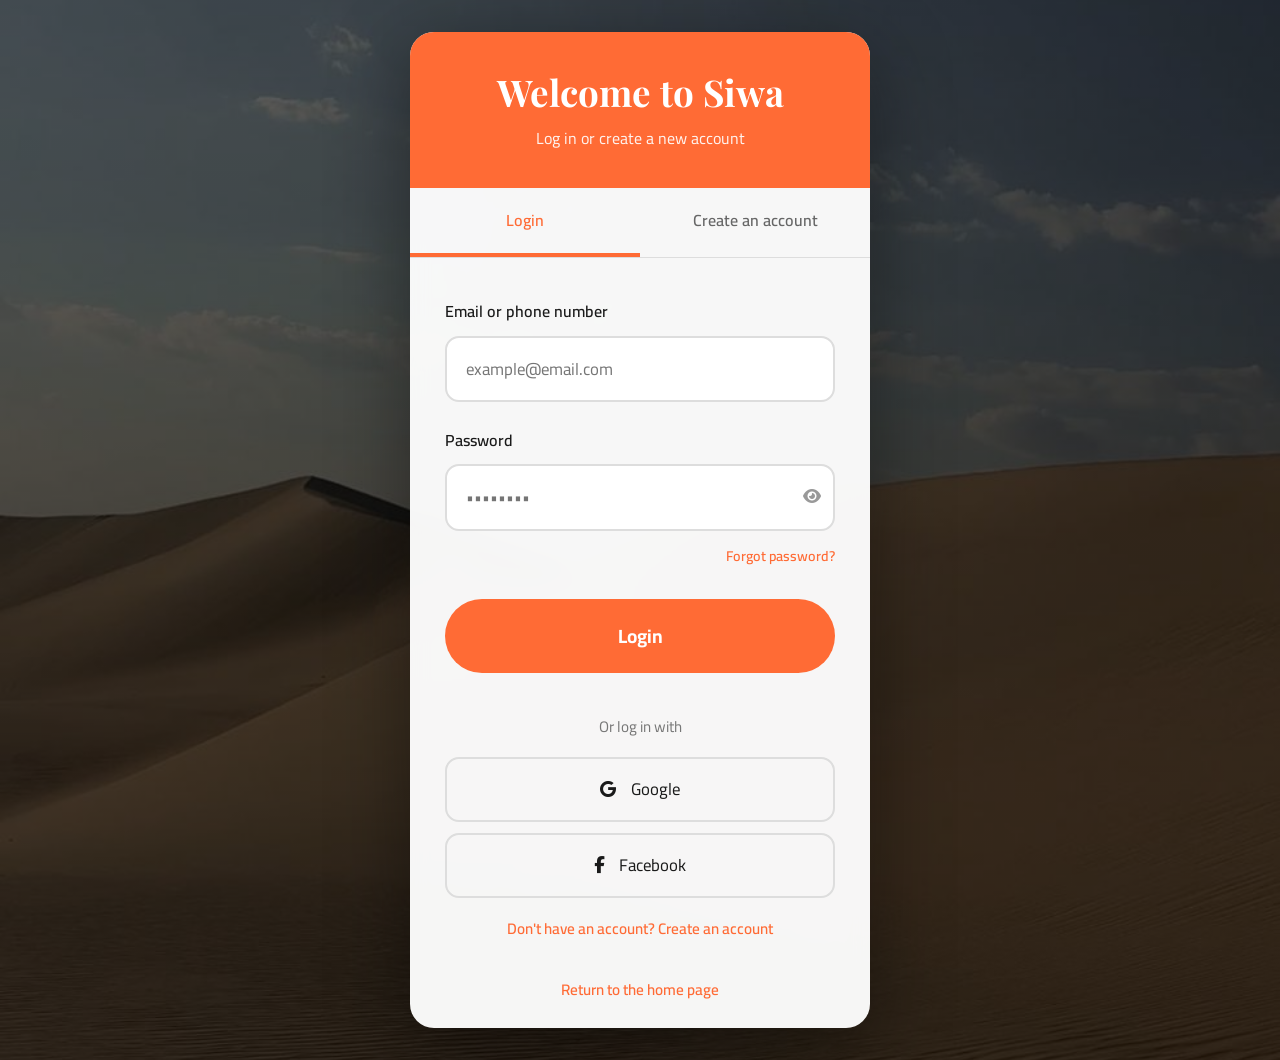
<file: about.html>
<!DOCTYPE html>
<html lang="en" dir="ltr">
<head>
  <meta charset="UTF-8" />
  <meta name="viewport" content="width=device-width, initial-scale=1.0"/>
  <title data-key="about_title">About Siwa | The Enchanting Oasis</title>
  <link href="https://fonts.googleapis.com/css2?family=Cairo:wght@400;600;700&family=Playfair+Display:wght@700&display=swap" rel="stylesheet">
  <link rel="stylesheet" href="https://cdnjs.cloudflare.com/ajax/libs/font-awesome/6.5.0/css/all.min.css"/>
  <link rel="stylesheet" href="styles.css"/>
  <link rel="stylesheet" href="about.css"/>
</head>
<body>

  <!-- نفس الهيدر -->
  <header class="header">
    <div class="logo" data-key="logo">Siwa</div>
    <nav class="nav">
      <ul class="nav-list">
    <li><a href="index.html" class="active" data-key="home">Home</a></li>
    <li><a href="about.html" data-key="about">About Siwa</a></li>
    <li><a href="map.html" data-key="map">Map</a></li>
    <li><a href="trip-planner.html" data-key="trip_planner">Trip planner</a></li>
    <li><a href="bus-booking.html" data-key="bus_booking">Bus Booking</a></li>
    <li><a href="places.html" data-key="places">Places</a></li>
    <li><a href="ai-guide.html" data-key="ai_guide">Smart guide</a></li>
      </ul>
    </nav>
    <div class="controls">
      <!--<button id="lang-switch" class="switch-btn">
        <span class="lang-en">EN</span> / <span class="lang-ar active">ع</span>
      </button>-->
      <button id="theme-switch" class="switch-btn"><i class="fas fa-moon"></i></button>
      <div class="menu-btn"><i class="fas fa-bars"></i></div>
    </div>
  </header>

  <!-- Hero -->
  <section class="about-hero">
    <div class="hero-content">
      <h1>About Siwa</h1>
      <p>The enchanting oasis in the heart of the Western Desert</p>
    </div>
  </section>

  <div class="container">

    <!-- تاريخ سيوة -->
    <section class="about-section">
      <h2>History of Siwa</h2>
      <div class="history-grid">
        <div class="history-text">
          <p>Siwa is one of the oldest oases in the world, inhabited by Amazigh (Berber) people for thousands of years. Alexander the Great visited it in 331 BC and consulted the oracle at the Temple of Amun, who confirmed to him that he was the son of the god Amun.!</p>
          <p>It remained isolated for centuries due to the Great Sand Sea, and this preserved its culture, its Siwi (Berber) language, and its authentic customs to this day..</p>
        </div>
        <img src="photos/2.jpeg" alt="Old Shali Castle">
      </div>
    </section>

    <!-- أفضل وقت للزيارة -->
    <section class="about-section">
      <h2>Best time to visit</h2>
      <div class="seasons">
        <div class="season"><strong>October - April</strong><br>The weather is ideal at 15-25°C</div>
        <div class="season"><strong>May - September</strong><br>Hot during the day but cold at night</div>
      </div>
      <a href="ai-guide.html" class="big-btn">Ask the smart guide about the current weather.</a>
    </section>

    <!-- الطقس -->
    <section class="about-section weather">
      <h2>Weather in Siwa</h2>
      <div class="weather-cards">
        <div>Summer: Up to 42°C during the day</div>
        <div>Winter: 8-22°C</div>
        <div>Humidity: very low</div>
        <div>Rain: very rare</div>
      </div>
    </section>

    <!-- المواصلات -->
    <section class="about-section">
      <h2>How do I get to Siwa?</h2>
      <div class="transport-grid">
        <div><i class="fas fa-bus"></i><strong>Bus from Cairo</strong><br>8-10 hours (comfortable overnight flight)</div>
        <div><i class="fas fa-plane"></i><strong>Airplane to Marsa Matrouh</strong><br>And then a 3-hour car</div>
        <div><i class="fas fa-car"></i><strong>A private car</strong><br>The most beautiful road in Egypt</div>
      </div>
    </section>

    <!-- حقائق سريعة -->
    <section class="about-section facts">
      <h2>Quick facts about Siwa</h2>
      <div class="facts-grid">
        <div><i class="fas fa-users"></i> Population: ~33,000</div>
        <div><i class="fas fa-globe"></i> Area: 80 km long x 20 km wide</div>
        <div><i class="fas fa-language"></i> Language: Arabic + Siwi (Berber)</div>
        <div><i class="fas fa-star"></i> The purest starry sky in Egypt</div>
      </div>
      <a href="places.html" class="big-btn">Discover places</a>
    </section>

  </div>

  <script src="script.js"></script>
  <script src="auth.js"></script>
</body>
</html>
</file>
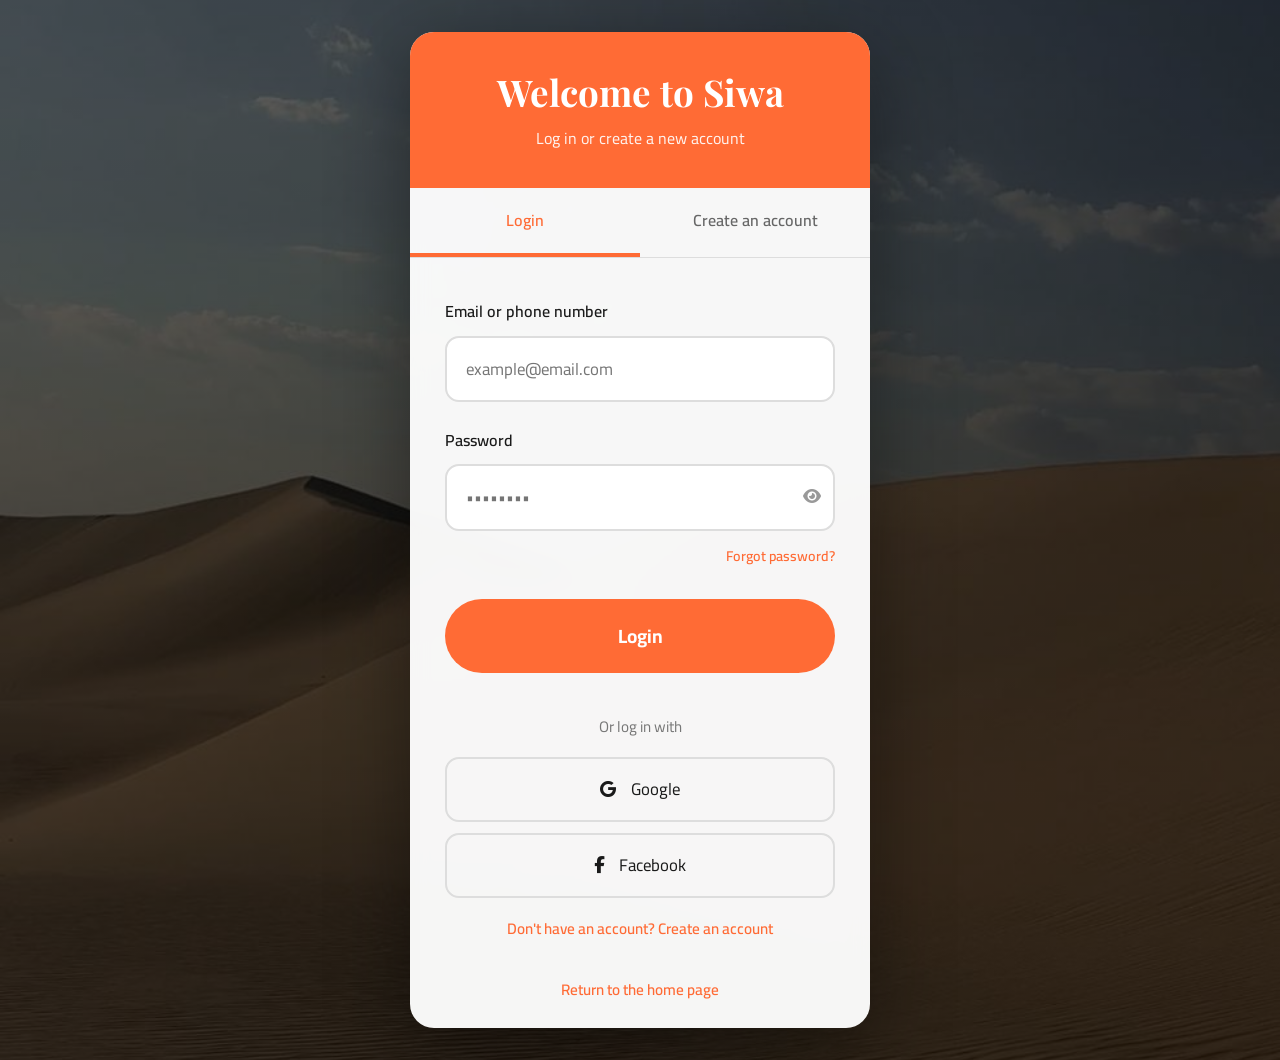
<file: ai-guide.html>
<!DOCTYPE html>
<html lang="en" dir="ltr">
<head>
  <meta charset="UTF-8" />
  <meta name="viewport" content="width=device-width, initial-scale=1.0"/>
  <title data-key="ai_guide_title">Smart Guide | Siwa</title>

  <link href="https://fonts.googleapis.com/css2?family=Cairo:wght@400;600;700&family=Playfair+Display:wght@700&display=swap" rel="stylesheet">
  <link rel="stylesheet" href="https://cdnjs.cloudflare.com/ajax/libs/font-awesome/6.5.0/css/all.min.css"/>
  <link rel="stylesheet" href="styles.css"/>

  <style>
    :root {
      --orange: #FF6B35;
      --dark-header: #1a1a1a;
    }

    /* ── AI HERO ── */
    .ai-hero {
  background: var(--dark-header)
  url('photos/1.jpeg');
  padding: 5rem 1.5rem 0;
  text-align: center;
}
    .ai-hero h1 {
      font-family: 'Playfair Display', serif;
      font-size: clamp(1.8rem, 5vw, 2.6rem);
      color: #fff;
      margin-bottom: 0.4rem;
    }
    .ai-hero p {
      color: rgba(255,255,255,0.55);
      font-size: 0.95rem;
      margin-bottom: 1.4rem;
    }

    .ai-search-box {
      display: flex;
      align-items: center;
      background: #2e2e2e;
      border-radius: 50px;
      padding: 6px 6px 6px 20px;
      gap: 10px;
      max-width: 580px;
      margin: 0 auto 1.4rem;
    }
    .ai-search-box input {
      flex: 1; background: none; border: none; outline: none;
      color: rgba(255,255,255,0.7);
      font-size: 0.95rem; font-family: 'Cairo', sans-serif;
    }
    .ai-search-box input::placeholder { color: rgba(255,255,255,0.35); }

    #aiSend {
      background: #fff; border: none; border-radius: 50px;
      width: 42px; height: 42px;
      display: flex; align-items: center; justify-content: center;
      cursor: pointer; color: var(--dark-header); font-size: 1rem;
      flex-shrink: 0; transition: background 0.2s;
    }
    #aiSend:hover { background: var(--orange); color: #fff; }

    /* ── SESSIONS BAR ── */
    .sessions-bar {
      background: #222;
      padding: 10px 1.5rem;
      display: flex; align-items: center; justify-content: center; gap: 10px;
    }
    .session-dots { display: flex; gap: 5px; }
    .sdot {
      width: 10px; height: 10px; border-radius: 50%;
      background: #444; transition: background 0.3s;
    }
    .sdot.used { background: var(--orange); }
    .sessions-bar span {
      color: rgba(255,255,255,0.45); font-size: 0.8rem; letter-spacing: 0.05em;
    }

    /* ── CHAT AREA ── */
    .container {
      max-width: 680px; margin: 0 auto;
      padding: 0 1.2rem;
    }

    .ai-chat {
      display: flex; flex-direction: column; gap: 14px;
      padding: 1.5rem 0 1rem;
      min-height: 300px;
      scroll-behavior: smooth;
    }

    .msg { display: flex; flex-direction: column; max-width: 85%; }
    .msg.bot  { align-self: flex-start; }
    .msg.user { align-self: flex-end; }

    .msg-bubble {
      padding: 14px 18px; border-radius: 18px;
      font-size: 0.95rem; line-height: 1.6;
      font-family: 'Cairo', sans-serif;
    }
    .msg.bot .msg-bubble {
      background: #fff; color: #1a1a1a;
      border-bottom-left-radius: 4px;
      box-shadow: 0 2px 12px rgba(0,0,0,0.07);
    }
    .msg.bot .msg-bubble strong { display: block; margin-bottom: 4px; font-weight: 700; }
    .msg.user .msg-bubble {
      background: var(--dark-header); color: #fff;
      border-bottom-right-radius: 4px;
    }
    .msg-time {
      font-size: 0.72rem; color: #999;
      margin-top: 4px; padding: 0 4px;
    }
    .msg.user .msg-time { text-align: right; }

    /* Typing */
    .typing .msg-bubble { display: flex; align-items: center; gap: 5px; }
    .typing-dot {
      width: 7px; height: 7px; border-radius: 50%; background: #bbb;
      animation: bounce 1.2s ease-in-out infinite;
    }
    .typing-dot:nth-child(2) { animation-delay: 0.2s; }
    .typing-dot:nth-child(3) { animation-delay: 0.4s; }
    @keyframes bounce {
      0%,60%,100% { transform: translateY(0); }
      30%          { transform: translateY(-7px); }
    }

    /* Quick replies */
    .quick-replies {
      display: flex; flex-wrap: wrap; gap: 8px;
      padding: 0 0 1.2rem;
    }
    .qr-btn {
      background: #fff; border: 1.5px solid #ddd; border-radius: 50px;
      padding: 8px 16px; font-size: 0.83rem;
      font-family: 'Cairo', sans-serif; cursor: pointer;
      color: #1a1a1a; transition: 0.2s;
    }
    .qr-btn:hover { background: var(--orange); color: #fff; border-color: var(--orange); }

    /* ── BOTTOM INPUT ── */
    .bottom-input {
      background: #fff; border-top: 1px solid #e8e0d0;
      padding: 12px 1.5rem;
      position: sticky; bottom: 0;
    }
    .bottom-input-inner {
      display: flex; align-items: center; gap: 10px;
      max-width: 680px; margin: 0 auto;
      background: #f5efe4; border-radius: 50px;
      padding: 8px 8px 8px 18px;
    }
    .bottom-input input {
      flex: 1; background: none; border: none; outline: none;
      font-size: 0.95rem; font-family: 'Cairo', sans-serif; color: #1a1a1a;
    }
    .bottom-input input::placeholder { color: #bbb; }
    .bottom-send {
      background: var(--dark-header); border: none; border-radius: 50px;
      width: 40px; height: 40px;
      display: flex; align-items: center; justify-content: center;
      cursor: pointer; color: #fff; font-size: 0.9rem;
      flex-shrink: 0; transition: background 0.2s;
    }
    .bottom-send:hover { background: var(--orange); }

    /* Dark mode */
    [data-theme="dark"] .msg.bot .msg-bubble { background: #2a2a2a; color: #eee; }
    [data-theme="dark"] .qr-btn { background: #2a2a2a; color: #eee; border-color: #444; }
    [data-theme="dark"] .bottom-input { background: #1a1a1a; border-color: #333; }
    [data-theme="dark"] .bottom-input-inner { background: #2a2a2a; }
    [data-theme="dark"] .bottom-input input { color: #eee; }
  </style>
</head>
<body>

  <!-- ── HEADER (الكود القديم كما هو) ── -->
  <header class="header">
    <div class="logo" data-key="logo">Siwa</div>
    <nav class="nav">
      <ul class="nav-list">
        <li><a href="index.html" data-key="home">Home</a></li>
        <li><a href="about.html" data-key="about">About Siwa</a></li>
        <li><a href="map.html" data-key="map">Map</a></li>
        <li><a href="trip-planner.html" data-key="trip_planner">Trip planner</a></li>
        <li><a href="bus-booking.html" data-key="bus_booking">Bus Booking</a></li>
        <li><a href="places.html" data-key="places">Places</a></li>
        <li><a href="ai-guide.html" class="active" data-key="ai_guide">Smart guide</a></li>
      </ul>
    </nav>
    <div class="controls">
      <button id="theme-switch" class="switch-btn"><i class="fas fa-moon"></i></button>
      <div class="menu-btn"><i class="fas fa-bars"></i></div>
    </div>
  </header>

  <!-- ── AI HERO ── -->
  <section class="ai-hero">
    <h1 data-key="ai_hero_title">Siwa Smart Guide</h1>
    <p data-key="ai_hero_sub">Ask me anything about Siwa... I'm here for you 24/7</p>
    <div class="ai-search-box">
      <input type="text" id="aiInput" placeholder="Write your question here..." autocomplete="off"
             onkeydown="if(event.key==='Enter') sendMsg()">
      <button id="aiSend" onclick="sendMsg()"><i class="fas fa-paper-plane"></i></button>
    </div>
  </section>

  <!-- ── SESSIONS BAR ── -->
  <div class="sessions-bar">
    <div class="session-dots" id="session-dots"></div>
    <span id="session-count">0 / 15 sessions today</span>
  </div>

  <!-- ── CHAT + QUICK REPLIES ── -->
  <div class="container">
    <div id="aiChat" class="ai-chat">
      <div class="msg bot">
        <div class="msg-bubble">
          <strong>Welcome to Siwa Oasis!</strong>
          Ask me about any place or activity and I will answer you instantly.
        </div>
        <span class="msg-time">now</span>
      </div>
    </div>

    <div class="quick-replies">
      <button class="qr-btn" onclick="quickSend('What is the best time to visit Siwa?')">🌤 Best time to visit?</button>
      <button class="qr-btn" onclick="quickSend('How do I get to Siwa?')">🚌 How to get there?</button>
      <button class="qr-btn" onclick="quickSend('Where to stay in Siwa?')">🏨 Where to stay?</button>
      <button class="qr-btn" onclick="quickSend('Top landmarks and activities in Siwa')">🗺 Top landmarks</button>
    </div>
  </div>

  <!-- ── BOTTOM INPUT ── -->
  <div class="bottom-input">
    <div class="bottom-input-inner">
      <input type="text" id="bottomInput" placeholder="Write your message..."
             onkeydown="if(event.key==='Enter') sendMsg()">
      <button class="bottom-send" onclick="sendMsg()">
        <i class="fas fa-paper-plane"></i>
      </button>
    </div>
  </div>

  <!-- نفس الـ scripts القديمة -->
  <script src="script.js"></script>
  <script src="auth.js"></script>
  <script type="module" src="ai-guide.js"></script>

  <script>
    /* ── Sessions ── */
    let sessionCount = 0;
    const MAX_SESSIONS = 15;

    function renderDots() {
      const wrap = document.getElementById('session-dots');
      wrap.innerHTML = '';
      for (let i = 0; i < MAX_SESSIONS; i++) {
        const d = document.createElement('div');
        d.className = 'sdot' + (i < sessionCount ? ' used' : '');
        wrap.appendChild(d);
      }
      document.getElementById('session-count').textContent =
        `${sessionCount} / ${MAX_SESSIONS} sessions today`;
    }
    renderDots();

    /* ── Send ── */
    function sendMsg() {
      const topIn = document.getElementById('aiInput');
      const botIn = document.getElementById('bottomInput');
      const text = (topIn.value || botIn.value).trim();
      if (!text) return;

      if (sessionCount >= MAX_SESSIONS) {
        addMsg('bot', '⚠️ You have reached your daily limit of 15 sessions. Please come back tomorrow!');
        return;
      }

      topIn.value = ''; botIn.value = '';
      addMsg('user', text);
      sessionCount++;
      renderDots();

      const tid = addTyping();
      setTimeout(() => {
        removeTyping(tid);
        // يستخدم الدالة من ai-guide.js لو موجودة، وإلا يستخدم الافتراضية
        const reply = typeof getAIReply === 'function' ? getAIReply(text) : getDefaultReply(text);
        addMsg('bot', reply);
      }, 1000 + Math.random() * 600);
    }

    function quickSend(text) {
      document.getElementById('aiInput').value = text;
      sendMsg();
    }

    function getDefaultReply(msg) {
      const m = msg.toLowerCase();
      if (m.includes('time') || m.includes('visit') || m.includes('when'))
        return 'The best time to visit Siwa is October to April — mild weather and clear skies. Spring (March–April) is especially magical with blooming palms. Avoid June–August due to extreme heat.';
      if (m.includes('get') || m.includes('bus') || m.includes('travel') || m.includes('reach'))
        return 'You can reach Siwa from Cairo or Alexandria by West Delta Bus Co. (~8–9 hrs). You can also rent a car or join an organized desert tour. There\'s no airport or train in Siwa.';
      if (m.includes('stay') || m.includes('hotel') || m.includes('lodge'))
        return 'Great options include:\n• Adrere Amellal – luxury eco-resort\n• Shali Lodge – rustic & charming\n• Siwa Safari Paradise Hotel\nMost are built from traditional kershef mud-brick.';
      if (m.includes('landmark') || m.includes('activit') || m.includes('place') || m.includes('top') || m.includes('see'))
        return 'Top spots in Siwa:\n🏛 Temple of Amun (Oracle Temple)\n🏰 Shali Fortress\n💧 Cleopatra Spring\n🏜 Great Sand Sea (safari & camping)\n🌊 Salt Lakes (therapeutic swimming)';
      return 'Great question! Siwa Oasis is a hidden gem in Egypt\'s Western Desert. Ask me about places, activities, food, culture, or travel tips!';
    }

    /* ── DOM helpers ── */
    function addMsg(role, text) {
      const chat = document.getElementById('aiChat');
      const wrap = document.createElement('div');
      wrap.className = `msg ${role}`;
      const bubble = document.createElement('div');
      bubble.className = 'msg-bubble';
      bubble.style.whiteSpace = 'pre-line';
      bubble.textContent = text;
      const time = document.createElement('span');
      time.className = 'msg-time';
      time.textContent = 'now';
      wrap.appendChild(bubble);
      wrap.appendChild(time);
      chat.appendChild(wrap);
      chat.scrollTop = chat.scrollHeight;
    }

    let typingCounter = 0;
    function addTyping() {
      const id = 'typing-' + (++typingCounter);
      const chat = document.getElementById('aiChat');
      const wrap = document.createElement('div');
      wrap.className = 'msg bot typing';
      wrap.id = id;
      wrap.innerHTML = `<div class="msg-bubble">
        <div class="typing-dot"></div>
        <div class="typing-dot"></div>
        <div class="typing-dot"></div>
      </div>`;
      chat.appendChild(wrap);
      chat.scrollTop = chat.scrollHeight;
      return id;
    }

    function removeTyping(id) {
      const el = document.getElementById(id);
      if (el) el.remove();
    }
  </script>

</body>
</html>
</file>
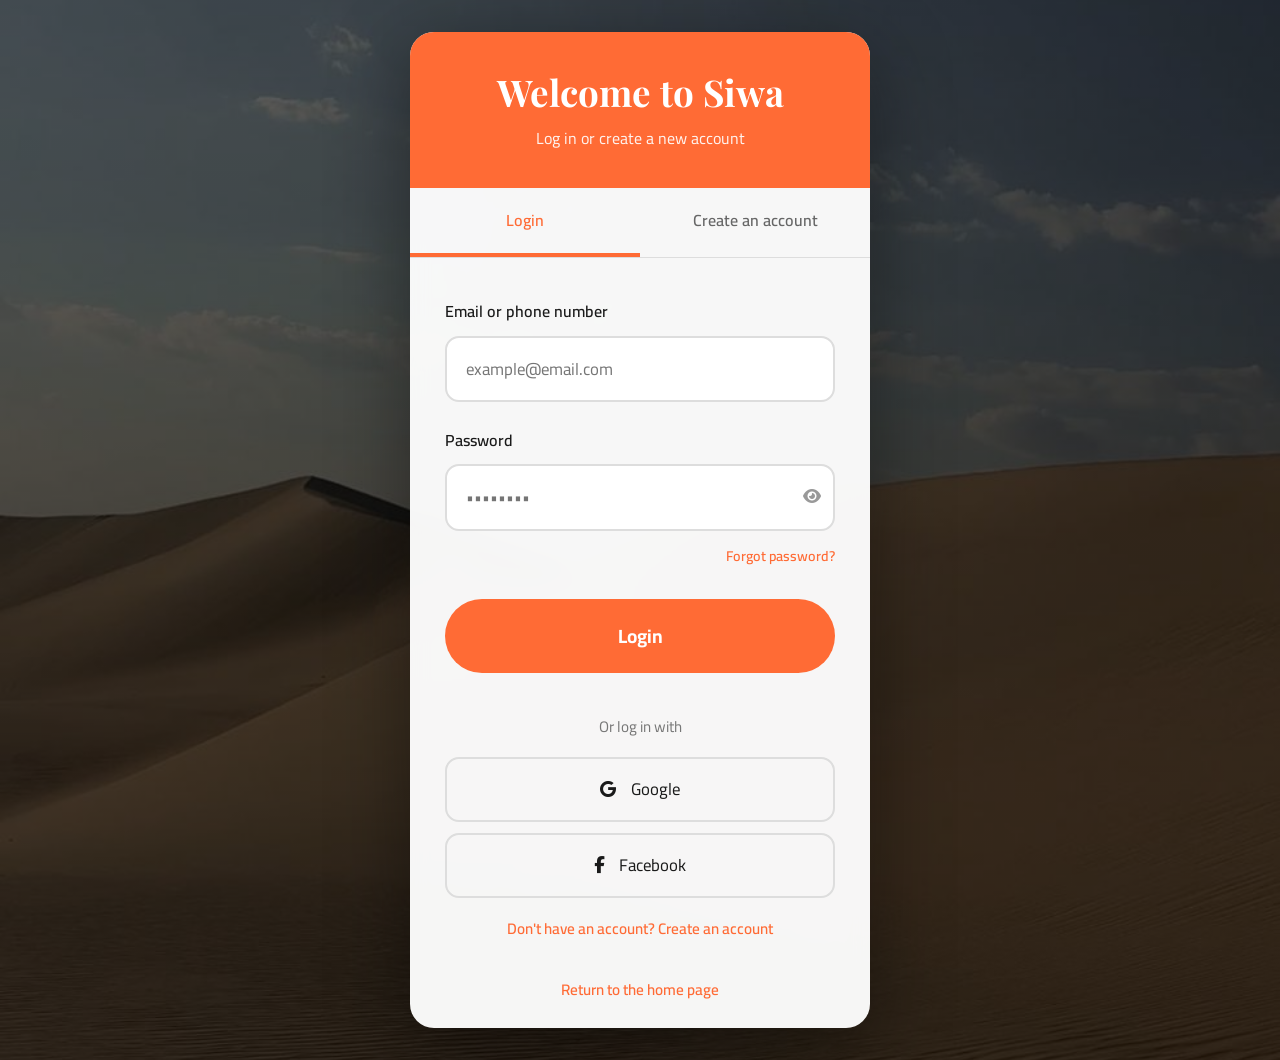
<file: auth.html>
<!DOCTYPE html>
<html lang="en" dir="ltr">
<head>
  <meta charset="UTF-8" />
  <meta name="viewport" content="width=device-width, initial-scale=1.0"/>
  <title>Log in / Create an account | Siwa</title>

  <link href="https://fonts.googleapis.com/css2?family=Cairo:wght@400;600;700&family=Playfair+Display:wght@700&display=swap" rel="stylesheet">
  <link rel="stylesheet" href="https://cdnjs.cloudflare.com/ajax/libs/font-awesome/6.5.0/css/all.min.css"/>

  <style>
    :root {
      --orange: #FF6B35;
      --dark: #1A1A1A;
      --light: #FAF3E0;
      --gray: #666666;
    }

    [data-theme="dark"] {
      --orange: #FF6B35;
      --dark: #FAF3E0;
      --light: #1A1A1A;
      --gray: #aaaaaa;
    }

    * { box-sizing: border-box; margin: 0; padding: 0; }

    body.auth-page {
      min-height: 100vh;
      display: flex;
      align-items: center;
      justify-content: center;
      background: linear-gradient(rgba(0,0,0,0.6), rgba(0,0,0,0.7)),
                  url('photos/1.jpeg') center/cover no-repeat fixed;
      padding: 2rem 1rem;
      font-family: 'Cairo', sans-serif;
    }

    .auth-container {
      background: rgba(255,255,255,0.96);
      backdrop-filter: blur(10px);
      border-radius: 24px;
      box-shadow: 0 20px 80px rgba(0,0,0,0.4);
      max-width: 460px;
      width: 100%;
      overflow: hidden;
    }

    [data-theme="dark"] .auth-container {
      background: rgba(30,30,30,0.96);
    }

    .auth-header {
      background: var(--orange);
      color: white;
      padding: 2.2rem 1.8rem;
      text-align: center;
    }

    .auth-header h1 {
      font-family: 'Playfair Display', serif;
      font-size: 2.3rem;
      margin-bottom: 0.4rem;
    }

    .auth-header p { opacity: 0.92; font-size: 1rem; }

    .tabs {
      display: flex;
      border-bottom: 1px solid #ddd;
    }

    [data-theme="dark"] .tabs { border-color: #444; }

    .tab {
      flex: 1;
      padding: 1.1rem;
      text-align: center;
      font-weight: 600;
      cursor: pointer;
      color: var(--gray);
      transition: 0.3s;
      border-bottom: 4px solid transparent;
    }

    .tab.active {
      color: var(--orange);
      border-bottom: 4px solid var(--orange);
    }

    .form-container {
      padding: 2.4rem 2.2rem 2rem;
    }

    .form-group {
      margin-bottom: 1.4rem;
    }

    .form-group label {
      display: block;
      margin-bottom: 0.6rem;
      font-weight: 600;
      color: var(--dark);
    }

    .input-wrap { position: relative; }

    input[type="text"],
    input[type="email"],
    input[type="password"],
    input[type="tel"] {
      width: 100%;
      padding: 0.95rem 1.2rem;
      border: 2px solid #ddd;
      border-radius: 14px;
      font-size: 1.05rem;
      font-family: 'Cairo', sans-serif;
      transition: 0.3s;
      background: #fff;
      color: #1a1a1a;
    }

    [data-theme="dark"] input {
      background: #222;
      border-color: #555;
      color: #eee;
    }

    input:focus {
      outline: none;
      border-color: var(--orange);
      box-shadow: 0 0 0 4px rgba(255,107,53,0.18);
    }

    input.input-error { border-color: #e53e3e !important; }

    .toggle-pw {
      position: absolute;
      right: 14px;
      top: 50%;
      transform: translateY(-50%);
      background: none;
      border: none;
      cursor: pointer;
      color: #999;
      font-size: 1rem;
      padding: 0;
    }

    /* ── Alerts ── */
    .alert {
      border-radius: 12px;
      padding: 0.9rem 1.1rem;
      margin-bottom: 1.2rem;
      font-size: 0.93rem;
      line-height: 1.55;
      display: none;
    }
    .alert.show { display: block; }
    .alert-error   { background: #FFF0F0; border: 1px solid #fecaca; color: #c0392b; }
    .alert-success { background: #F0FFF4; border: 1px solid #bbf7d0; color: #166534; }
    .alert-warning { background: #FFFBEB; border: 1px solid #fde68a; color: #92400e; }

    /* ── Lockout timer ── */
    .lockout-box {
      background: #FFF0F0;
      border: 1px solid #fecaca;
      border-radius: 12px;
      padding: 1rem 1.1rem;
      margin-bottom: 1.2rem;
      text-align: center;
      display: none;
      color: #c0392b;
    }
    .lockout-box.show { display: block; }
    .lockout-countdown {
      font-size: 1.8rem;
      font-weight: 700;
      color: var(--orange);
      display: block;
      margin: 6px 0 4px;
    }

    /* ── Password strength ── */
    .pw-strength { margin-top: 8px; display: none; }
    .pw-strength.show { display: block; }
    .strength-bars {
      display: flex;
      gap: 5px;
      margin-bottom: 5px;
    }
    .strength-bar {
      flex: 1;
      height: 5px;
      border-radius: 3px;
      background: #e5e7eb;
      transition: background 0.3s;
    }
    .strength-label {
      font-size: 0.8rem;
      font-weight: 600;
    }
    .strength-pills {
      display: flex;
      flex-wrap: wrap;
      gap: 5px;
      margin-top: 6px;
    }
    .pill {
      padding: 2px 9px;
      border-radius: 20px;
      font-size: 0.75rem;
      font-weight: 600;
    }
    .pill.ok  { background: #dcfce7; color: #166534; }
    .pill.bad { background: #f3f4f6; color: #9ca3af; }

    /* ── Submit button ── */
    .submit-btn {
      width: 100%;
      background: var(--orange);
      color: white;
      border: none;
      padding: 1.2rem;
      border-radius: 50px;
      font-size: 1.2rem;
      font-weight: 700;
      cursor: pointer;
      margin: 1.2rem 0 0.8rem;
      transition: 0.3s;
      font-family: 'Cairo', sans-serif;
    }
    .submit-btn:hover:not(:disabled) {
      background: #e55a2b;
      transform: translateY(-2px);
    }
    .submit-btn:disabled {
      background: #f5b896;
      cursor: not-allowed;
      transform: none;
    }

    /* ── Social ── */
    .social-login { text-align: center; margin: 1.6rem 0 0.5rem; }
    .social-login p { margin: 1rem 0; color: #777; font-size: 0.95rem; }

    .social-btn {
      display: flex;
      align-items: center;
      justify-content: center;
      gap: 0.9rem;
      width: 100%;
      padding: 0.9rem;
      margin: 0.7rem 0;
      border: 2px solid #ddd;
      border-radius: 14px;
      background: transparent;
      font-size: 1.05rem;
      cursor: pointer;
      transition: 0.3s;
      font-family: 'Cairo', sans-serif;
      color: var(--dark);
    }
    [data-theme="dark"] .social-btn { border-color: #555; color: #eee; }
    .social-btn:hover { background: var(--orange); color: white; border-color: var(--orange); }

    .toggle-link {
      color: var(--orange);
      font-weight: 600;
      text-align: center;
      cursor: pointer;
      margin-top: 1rem;
      font-size: 0.95rem;
    }

    /* ── Forgot password link ── */
    .forgot-link {
      text-align: right;
      margin-top: -0.8rem;
      margin-bottom: 0.6rem;
    }
    .forgot-link a {
      color: var(--orange);
      font-size: 0.88rem;
      cursor: pointer;
      text-decoration: none;
      font-weight: 600;
    }
    .forgot-link a:hover { text-decoration: underline; }

    .back-link {
      text-align: center;
      padding: 0 0 1.5rem;
      color: #888;
      font-size: 0.95rem;
    }
    .back-link a { color: var(--orange); text-decoration: none; font-weight: 600; }

    /* ── OTP section ── */
    .otp-inputs {
      display: flex;
      gap: 10px;
      justify-content: center;
      margin: 1.2rem 0;
    }
    .otp-inputs input {
      width: 52px !important;
      height: 58px;
      text-align: center;
      font-size: 1.5rem;
      font-weight: 700;
      border-radius: 12px;
      padding: 0;
      font-family: 'Playfair Display', serif;
    }

    /* ── Hidden sections ── */
    .section { display: none; }
    .section.active { display: block; }

    /* ── Success screen ── */
    .success-screen {
      text-align: center;
      padding: 2rem 1rem 1rem;
    }
    .success-icon {
      font-size: 3.5rem;
      margin-bottom: 1rem;
    }
    .success-screen h2 {
      font-family: 'Playfair Display', serif;
      font-size: 1.6rem;
      color: var(--dark);
      margin-bottom: 0.6rem;
    }
    .success-screen p {
      color: var(--gray);
      font-size: 0.95rem;
      margin-bottom: 1.6rem;
      line-height: 1.6;
    }
  </style>
</head>
<body class="auth-page">

  <div class="auth-container">

    <div class="auth-header">
      <h1>Welcome to Siwa</h1>
      <p id="header-sub">Log in or create a new account</p>
    </div>

    <div class="tabs" id="main-tabs">
      <div class="tab active" data-tab="login">Login</div>
      <div class="tab" data-tab="register">Create an account</div>
    </div>

    
    <div class="section active" id="sec-login">
      <div class="form-container">

        <!-- Lockout box -->
        <div class="lockout-box" id="lockout-box">
          <i class="fa-solid fa-lock"></i> Account temporarily locked
          <span class="lockout-countdown" id="lockout-countdown">30:00</span>
          <small>Too many failed attempts. Please wait before trying again.</small>
        </div>

        <div class="alert alert-error" id="login-error"></div>
        <div class="alert alert-success" id="login-success"></div>

        <div class="form-group">
          <label>Email or phone number</label>
          <input type="text" id="login-identifier" placeholder="example@email.com">
        </div>
        <div class="form-group">
          <label>Password</label>
          <div class="input-wrap">
            <input type="password" id="login-password" placeholder="••••••••">
            <button class="toggle-pw" onclick="togglePw('login-password', this)" tabindex="-1">
              <i class="fa fa-eye"></i>
            </button>
          </div>
        </div>

        <div class="forgot-link">
          <a onclick="showSection('reset')">Forgot password?</a>
        </div>

        <button class="submit-btn" id="login-btn" onclick="handleLogin()">Login</button>

        <div class="social-login">
          <p>Or log in with</p>
          <button class="social-btn google"><i class="fab fa-google"></i> Google</button>
          <button class="social-btn facebook"><i class="fab fa-facebook-f"></i> Facebook</button>
        </div>

        <div class="toggle-link" data-tab="register">Don't have an account? Create an account</div>
      </div>
      <div class="back-link"><a href="index.html">Return to the home page</a></div>
    </div>

    <!-- ═══════════════════════════════════════
         SECTION: REGISTER
    ═══════════════════════════════════════ -->
    <div class="section" id="sec-register">
      <div class="form-container">

        <div class="alert alert-error"   id="reg-error"></div>
        <div class="alert alert-success" id="reg-success"></div>

        <div class="form-group">
          <label>Full name</label>
          <input type="text" id="reg-name" placeholder="Johan Mark">
        </div>
        <div class="form-group">
          <label>Phone number</label>
          <input type="tel" id="reg-phone" placeholder="01234567890">
        </div>
        <div class="form-group">
          <label>Email</label>
          <input type="email" id="reg-email" placeholder="example@email.com">
        </div>
        <div class="form-group">
          <label>Password</label>
          <div class="input-wrap">
            <input type="password" id="reg-password" placeholder="Strong password" oninput="checkStrength(this, 'reg-strength')">
            <button class="toggle-pw" onclick="togglePw('reg-password', this)" tabindex="-1">
              <i class="fa fa-eye"></i>
            </button>
          </div>
          <!-- Password strength -->
          <div class="pw-strength" id="reg-strength">
            <div class="strength-bars">
              <div class="strength-bar" id="reg-bar-1"></div>
              <div class="strength-bar" id="reg-bar-2"></div>
              <div class="strength-bar" id="reg-bar-3"></div>
              <div class="strength-bar" id="reg-bar-4"></div>
              <div class="strength-bar" id="reg-bar-5"></div>
            </div>
            <div class="strength-label" id="reg-strength-label"></div>
            <div class="strength-pills" id="reg-pills"></div>
          </div>
        </div>
        <div class="form-group">
          <label>Confirm password</label>
          <input type="password" id="reg-confirm" placeholder="Repeat password">
        </div>

        <button class="submit-btn" onclick="handleRegister()">Create account</button>

        <div class="social-login">
          <p>Or register with</p>
          <button class="social-btn google"><i class="fab fa-google"></i> Google</button>
          <button class="social-btn facebook"><i class="fab fa-facebook-f"></i> Facebook</button>
        </div>

        <div class="toggle-link" data-tab="login">Already have an account? Log in</div>
      </div>
    </div>

    <!-- ═══════════════════════════════════════
         SECTION: FORGOT PASSWORD — Enter email
    ═══════════════════════════════════════ -->
    <div class="section" id="sec-reset">
      <div class="form-container">
        <div class="alert alert-error"   id="reset-error"></div>
        <div class="alert alert-success" id="reset-success"></div>

        <p style="color:var(--gray);margin-bottom:1.4rem;font-size:0.95rem;line-height:1.6;">
          Enter your registered email to receive a verification code.
        </p>
        <div class="form-group">
          <label>Email address</label>
          <input type="email" id="reset-email" placeholder="example@email.com">
        </div>

        <button class="submit-btn" onclick="handleRequestReset()">Send verification code</button>

        <div class="toggle-link" style="margin-top:1.2rem;" onclick="showSection('login')">
          <i class="fa fa-arrow-left" style="font-size:0.85rem;margin-right:4px;"></i> Back to login
        </div>
      </div>
    </div>

    <!-- ═══════════════════════════════════════
         SECTION: OTP
    ═══════════════════════════════════════ -->
    <div class="section" id="sec-otp">
      <div class="form-container">
        <div class="alert alert-error"   id="otp-error"></div>
        <div class="alert alert-success" id="otp-success"></div>

        <p style="color:var(--gray);margin-bottom:0.4rem;font-size:0.95rem;text-align:center;line-height:1.6;">
          Enter the 6-digit code sent to<br>
          <strong id="otp-email-display" style="color:var(--dark);"></strong>
        </p>

        <div class="otp-inputs" id="otp-inputs">
          <input type="text" maxlength="1" oninput="otpNext(this,0)" onkeydown="otpBack(event,0)">
          <input type="text" maxlength="1" oninput="otpNext(this,1)" onkeydown="otpBack(event,1)">
          <input type="text" maxlength="1" oninput="otpNext(this,2)" onkeydown="otpBack(event,2)">
          <input type="text" maxlength="1" oninput="otpNext(this,3)" onkeydown="otpBack(event,3)">
          <input type="text" maxlength="1" oninput="otpNext(this,4)" onkeydown="otpBack(event,4)">
          <input type="text" maxlength="1" oninput="otpNext(this,5)" onkeydown="otpBack(event,5)">
        </div>

        <button class="submit-btn" onclick="handleVerifyOtp()">Verify code</button>

        <div class="toggle-link" style="margin-top:1.2rem;font-size:0.88rem;" onclick="handleRequestReset(true)">
          Didn't receive it? Resend code
        </div>
      </div>
    </div>

    
    <div class="section" id="sec-newpw">
      <div class="form-container">
        <div class="alert alert-error"   id="newpw-error"></div>
        <div class="alert alert-success" id="newpw-success"></div>

        <div class="form-group">
          <label>New password</label>
          <div class="input-wrap">
            <input type="password" id="new-password" placeholder="Create a strong password"
                   oninput="checkStrength(this, 'newpw-strength')">
            <button class="toggle-pw" onclick="togglePw('new-password', this)" tabindex="-1">
              <i class="fa fa-eye"></i>
            </button>
          </div>
          <div class="pw-strength" id="newpw-strength">
            <div class="strength-bars">
              <div class="strength-bar" id="newpw-bar-1"></div>
              <div class="strength-bar" id="newpw-bar-2"></div>
              <div class="strength-bar" id="newpw-bar-3"></div>
              <div class="strength-bar" id="newpw-bar-4"></div>
              <div class="strength-bar" id="newpw-bar-5"></div>
            </div>
            <div class="strength-label" id="newpw-strength-label"></div>
          </div>
        </div>
        <div class="form-group">
          <label>Confirm new password</label>
          <input type="password" id="confirm-new-password" placeholder="Repeat new password">
        </div>

        <button class="submit-btn" onclick="handleSetNewPassword()">Set new password</button>
      </div>
    </div>

    
    <div class="section" id="sec-success">
      <div class="form-container">
        <div class="success-screen">
          <div class="success-icon">✅</div>
          <h2>Password updated!</h2>
          <p>Your password has been reset successfully.<br>You can now log in with your new credentials.</p>
          <button class="submit-btn" onclick="showSection('login')">Back to Login</button>
        </div>
      </div>
    </div>

  </div><!-- /.auth-container -->


  <script>
    
    const MAX_ATTEMPTS    = 3;
    const LOCKOUT_SECONDS = 30 * 60; // 30 minutes

    let loginAttempts  = 0;
    let lockedUntil    = null;
    let lockTimer      = null;
    let countdownTimer = null;
    let serverOtp      = generateOtp();
    let resetEmailVal  = '';

    // Demo accounts
    const DEMO_ACCOUNTS = {
      'user@siwa.com'  : 'Siwa@Oasis2025!',
      'demo@siwa.com'  : 'Demo@1234!',
    };

    
    function showSection(name) {
      document.querySelectorAll('.section').forEach(s => s.classList.remove('active'));
      document.getElementById('sec-' + name).classList.add('active');

      const tabs   = document.getElementById('main-tabs');
      const subMap = {
        login    : 'Log in or create a new account',
        register : 'Log in or create a new account',
        reset    : 'Reset your password',
        otp      : 'Reset your password',
        newpw    : 'Reset your password',
        success  : 'Password updated!',
      };
      document.getElementById('header-sub').textContent = subMap[name] || '';

      tabs.style.display = (name === 'login' || name === 'register') ? 'flex' : 'none';

      if (name === 'login' || name === 'register') {
        document.querySelectorAll('.tab').forEach(t => t.classList.remove('active'));
        document.querySelector(`.tab[data-tab="${name}"]`)?.classList.add('active');
      }
    }

    document.querySelectorAll('.tab, .toggle-link[data-tab]').forEach(el => {
      el.addEventListener('click', () => {
        const tab = el.dataset.tab;
        if (tab) showSection(tab);
      });
    });

    /* ════════════════════════════════════════
       HELPERS
    ════════════════════════════════════════ */
    function showAlert(id, msg) {
      const el = document.getElementById(id);
      if (!el) return;
      el.textContent = msg;
      el.classList.add('show');
    }
    function hideAlert(id) {
      const el = document.getElementById(id);
      if (el) el.classList.remove('show');
    }
    function clearAlerts(...ids) { ids.forEach(hideAlert); }

    function generateOtp() {
      return Math.floor(100000 + Math.random() * 900000).toString();
    }

    function togglePw(inputId, btn) {
      const inp = document.getElementById(inputId);
      if (!inp) return;
      const show = inp.type === 'password';
      inp.type = show ? 'text' : 'password';
      btn.innerHTML = show ? '<i class="fa fa-eye-slash"></i>' : '<i class="fa fa-eye"></i>';
    }

    /* ════════════════════════════════════════
       LOGIN + LOCKOUT (محدث)
    ════════════════════════════════════════ */
    async function handleLogin() {
      clearAlerts('login-error', 'login-success');

      if (lockedUntil && Date.now() < lockedUntil) {
        showAlert('login-error', '🔒 Your account is temporarily locked. Please wait for the countdown to finish.');
        return;
      }

      const identifier = document.getElementById('login-identifier').value.trim();
      const password   = document.getElementById('login-password').value;

      if (!identifier || !password) {
        showAlert('login-error', 'Please enter your email and password.');
        return;
      }

      const btn = document.getElementById('login-btn');
      btn.disabled = true;
      btn.textContent = 'Logging in...';

      try {
        const res = await fetch('http://localhost:3000/auth/login', {
          method: 'POST',
          headers: { 'Content-Type': 'application/json' },
          body: JSON.stringify({ email: identifier, password })
        });

        const data = await res.json();

        if (!res.ok) {
          loginAttempts++;
          const remaining = MAX_ATTEMPTS - loginAttempts;
          if (loginAttempts >= MAX_ATTEMPTS) {
            lockedUntil = Date.now() + LOCKOUT_SECONDS * 1000;
            btn.disabled = true;
            startLockoutCountdown();
            showAlert('login-error', '⚠️ Too many failed attempts. Your account is locked for 30 minutes.');
          } else {
            showAlert('login-error', `❌ ${data.message || 'Incorrect email or password.'} ${remaining} attempt${remaining !== 1 ? 's' : ''} remaining.`);
            btn.disabled = false;
            btn.textContent = 'Login';
          }
          return;
        }

        loginAttempts = 0;
        const token = data.token;
        localStorage.setItem('siwa_token', token);
        localStorage.setItem('siwa_is_logged_in', 'true');

        // Fetch profile
        try {
          const profileRes = await fetch('http://localhost:3000/users/me', {
            headers: { 'authorization': 'Bearer ' + token }
          });
          const profileData = await profileRes.json();
          const user = profileData.user || {};
          localStorage.setItem('siwa_user', JSON.stringify({
            user_id:   user.user_id,
            full_name: user.full_name || identifier,
            email:     user.email || identifier,
            role:      user.role
          }));
        } catch {
          localStorage.setItem('siwa_user', JSON.stringify({ full_name: identifier, email: identifier }));
        }

        showAlert('login-success', '✅ Login successful! Redirecting to home...');
        setTimeout(() => { window.location.href = 'index.html'; }, 1300);

      } catch (err) {
        showAlert('login-error', '❌ Could not connect to server. Make sure the backend is running.');
        btn.disabled = false;
        btn.textContent = 'Login';
      }
    }

    function startLockoutCountdown() {
      const box = document.getElementById('lockout-box');
      const display = document.getElementById('lockout-countdown');
      box.classList.add('show');

      clearInterval(countdownTimer);
      countdownTimer = setInterval(() => {
        const left = Math.max(0, Math.ceil((lockedUntil - Date.now()) / 1000));
        const m = String(Math.floor(left / 60)).padStart(2, '0');
        const s = String(left % 60).padStart(2, '0');
        display.textContent = `${m}:${s}`;

        if (left <= 0) {
          clearInterval(countdownTimer);
          lockedUntil   = null;
          loginAttempts = 0;
          box.classList.remove('show');
          document.getElementById('login-btn').disabled = false;
        }
      }, 1000);
    }

    /* ════════════════════════════════════════
       REGISTER
    ════════════════════════════════════════ */
    async function handleRegister() {
      clearAlerts('reg-error', 'reg-success');

      const name    = document.getElementById('reg-name').value.trim();
      const phone   = document.getElementById('reg-phone').value.trim();
      const email   = document.getElementById('reg-email').value.trim();
      const pw      = document.getElementById('reg-password').value;
      const confirm = document.getElementById('reg-confirm').value;

      if (!name || !phone || !email || !pw || !confirm) {
        showAlert('reg-error', 'All fields are required.'); return;
      }
      if (!/^[^\s@]+@[^\s@]+\.[^\s@]+$/.test(email)) {
        showAlert('reg-error', 'Please enter a valid email address.'); return;
      }
      if (!validatePassword(pw, 'reg-error')) return;
      if (pw !== confirm) {
        showAlert('reg-error', 'Passwords do not match.'); return;
      }

      const btn = document.querySelector('#sec-register .submit-btn');
      btn.disabled = true;
      btn.textContent = 'Creating account...';

      try {
        const res = await fetch('http://localhost:3000/auth/register', {
          method: 'POST',
          headers: { 'Content-Type': 'application/json' },
          body: JSON.stringify({ full_name: name, email, phone, password: pw })
        });

        const data = await res.json();

        if (!res.ok) {
          showAlert('reg-error', '❌ ' + (data.message || 'Registration failed.'));
          btn.disabled = false;
          btn.textContent = 'Create account';
          return;
        }

        const token = data.token;
        localStorage.setItem('siwa_token', token);
        localStorage.setItem('siwa_is_logged_in', 'true');

        try {
          const profileRes = await fetch('http://localhost:3000/users/me', {
            headers: { 'authorization': 'Bearer ' + token }
          });
          const profileData = await profileRes.json();
          const user = profileData.user || {};
          localStorage.setItem('siwa_user', JSON.stringify({
            user_id:   user.user_id,
            full_name: user.full_name || name,
            email:     user.email || email,
            role:      user.role
          }));
        } catch {
          localStorage.setItem('siwa_user', JSON.stringify({ full_name: name, email }));
        }

        showAlert('reg-success', `✅ Account created successfully! Welcome ${name}. Redirecting...`);
        setTimeout(() => { window.location.href = 'index.html'; }, 1600);

      } catch (err) {
        showAlert('reg-error', '❌ Could not connect to server. Make sure the backend is running.');
        btn.disabled = false;
        btn.textContent = 'Create account';
      }
    }

    /* ════════════════════════════════════════
       PASSWORD STRENGTH + RESET (بدون تغيير)
    ════════════════════════════════════════ */
    const STRENGTH_COLORS  = ['#e5e7eb', '#ef4444', '#f97316', '#eab308', '#22c55e'];
    const STRENGTH_LABELS  = ['', 'Very weak', 'Weak', 'Fair', 'Strong'];

    function checkPasswordRules(pw) {
      return {
        upper   : /[A-Z]/.test(pw),
        lower   : /[a-z]/.test(pw),
        number  : /[0-9]/.test(pw),
        special : /[^A-Za-z0-9]/.test(pw),
        length  : pw.length >= 8,
      };
    }

    function checkStrength(input, containerId) {
      const pw      = input.value;
      const wrap    = document.getElementById(containerId);
      const prefix  = containerId.replace('-strength', '');

      if (!pw) { wrap.classList.remove('show'); return; }
      wrap.classList.add('show');

      const rules = checkPasswordRules(pw);
      const score = Object.values(rules).filter(Boolean).length;
      const color = STRENGTH_COLORS[score] || '#e5e7eb';

      for (let i = 1; i <= 5; i++) {
        const bar = document.getElementById(`${prefix}-bar-${i}`);
        if (bar) bar.style.background = i <= score ? color : '#e5e7eb';
      }

      const lbl = document.getElementById(`${prefix}-strength-label`);
      if (lbl) { 
        lbl.textContent = STRENGTH_LABELS[score] || ''; 
        lbl.style.color = color; 
      }

      const pillsEl = document.getElementById(`${prefix}-pills`);
      if (pillsEl) {
        pillsEl.innerHTML = [
          [rules.upper,   '↑ Uppercase'],
          [rules.lower,   '↓ Lowercase'],
          [rules.number,  '# Number'],
          [rules.special, '@ Special char'],
          [rules.length,  '8+ chars'],
        ].map(([ok, label]) =>
          `<span class="pill ${ok ? 'ok' : 'bad'}">${ok ? '✓' : '○'} ${label}</span>`
        ).join('');
      }
    }

    function validatePassword(pw, errorId) {
      const rules = checkPasswordRules(pw);
      if (Object.values(rules).every(Boolean)) return true;

      const missing = [];
      if (!rules.upper)   missing.push('uppercase letter');
      if (!rules.lower)   missing.push('lowercase letter');
      if (!rules.number)  missing.push('number');
      if (!rules.special) missing.push('special character');
      if (!rules.length)  missing.push('at least 8 characters');

      showAlert(errorId, `⚠️ Password must contain: ${missing.join(', ')}.`);
      return false;
    }

    /* Password Reset Functions (unchanged) */
    function handleRequestReset(resend) {
      clearAlerts('reset-error', 'reset-success');
      if (!resend) {
        resetEmailVal = document.getElementById('reset-email').value.trim();
        if (!resetEmailVal) { showAlert('reset-error', 'Please enter your email address.'); return; }
        if (!/^[^\s@]+@[^\s@]+\.[^\s@]+$/.test(resetEmailVal)) {
          showAlert('reset-error', 'Invalid email address.'); return;
        }
      }

      serverOtp = generateOtp();
      console.log('[DEMO] OTP:', serverOtp);

      document.getElementById('otp-email-display').textContent = resetEmailVal;
      document.querySelectorAll('#otp-inputs input').forEach(i => i.value = '');
      clearAlerts('otp-error', 'otp-success');

      if (resend) {
        showAlert('otp-success', `✅ A new code has been sent to ${resetEmailVal}.`);
      } else {
        showAlert('reset-success', `✅ Code sent to ${resetEmailVal}.`);
        setTimeout(() => { showSection('otp'); }, 1600);
      }
    }

    function otpNext(input, idx) {
      input.value = input.value.replace(/\D/g, '').slice(-1);
      if (input.value && idx < 5) {
        document.querySelectorAll('#otp-inputs input')[idx + 1].focus();
      }
    }

    function otpBack(e, idx) {
      if (e.key === 'Backspace') {
        const inputs = document.querySelectorAll('#otp-inputs input');
        if (!inputs[idx].value && idx > 0) inputs[idx - 1].focus();
      }
    }

    function handleVerifyOtp() {
      clearAlerts('otp-error', 'otp-success');
      const inputs  = document.querySelectorAll('#otp-inputs input');
      const entered = Array.from(inputs).map(i => i.value).join('');

      if (entered.length < 6) {
        showAlert('otp-error', 'Please enter the full 6-digit code.'); return;
      }
      if (entered !== serverOtp) {
        showAlert('otp-error', '❌ Invalid or expired verification code.');
        inputs.forEach(i => i.value = '');
        inputs[0].focus();
        return;
      }

      showAlert('otp-success', '✅ Code verified!');
      setTimeout(() => { showSection('newpw'); clearAlerts('newpw-error', 'newpw-success'); }, 1200);
    }

    function handleSetNewPassword() {
      clearAlerts('newpw-error', 'newpw-success');
      const pw      = document.getElementById('new-password').value;
      const confirm = document.getElementById('confirm-new-password').value;

      if (!validatePassword(pw, 'newpw-error')) return;
      if (pw !== confirm) {
        showAlert('newpw-error', 'Passwords do not match.'); return;
      }

      showSection('success');
    }

    /* Enter Key Support */
    document.addEventListener('keydown', e => {
      if (e.key !== 'Enter') return;
      const active = document.querySelector('.section.active')?.id;
      if (active === 'sec-login')    handleLogin();
      if (active === 'sec-register') handleRegister();
      if (active === 'sec-reset')    handleRequestReset();
      if (active === 'sec-otp')      handleVerifyOtp();
      if (active === 'sec-newpw')    handleSetNewPassword();
    });
  </script>

</body>
</html>
</file>
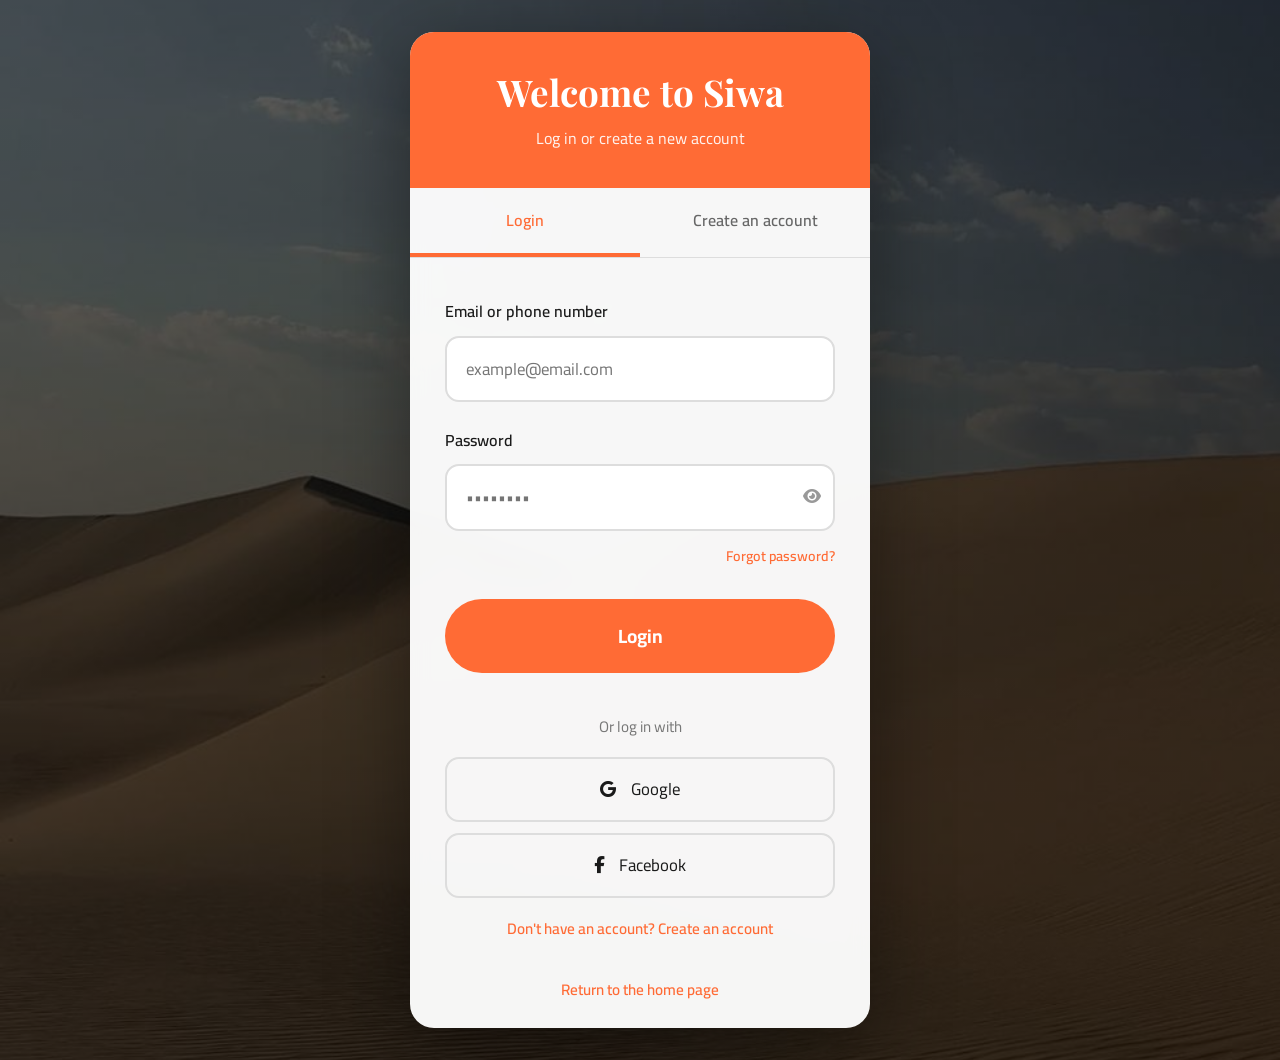
<file: bus-booking.html>
<!DOCTYPE html>
<html lang="en" dir="ltr">
<head>
  <meta charset="UTF-8" />
  <meta name="viewport" content="width=device-width, initial-scale=1.0"/>
  <title data-key="bus_booking_title">حجز أتوبيس | سيوة</title>
  <link href="https://fonts.googleapis.com/css2?family=Cairo:wght@400;600;700&family=Playfair+Display:wght@700&display=swap" rel="stylesheet">
  <link rel="stylesheet" href="https://cdnjs.cloudflare.com/ajax/libs/font-awesome/6.5.0/css/all.min.css"/>
  <link rel="stylesheet" href="styles.css"/>
  <link rel="stylesheet" href="bus-booking.css"/>
</head>
<body>

  <header class="header">
    <div class="logo">Siwa</div>
    <nav class="nav">
      <ul class="nav-list">
    <li><a href="index.html" class="active" data-key="home">Home</a></li>
    <li><a href="about.html" data-key="about">About Siwa</a></li>
    <li><a href="map.html" data-key="map">Map</a></li>
    <li><a href="trip-planner.html" data-key="trip_planner">Trip planner</a></li>
    <li><a href="bus-booking.html" data-key="bus_booking">Bus Booking</a></li>
    <li><a href="places.html" data-key="places">Places</a></li>
    <li><a href="ai-guide.html" data-key="ai_guide">Smart guide</a></li>





      </ul>
    </nav>
    <div class="controls">
      <button id="theme-switch"><i class="fas fa-moon"></i></button>
      <div class="menu-btn"><i class="fas fa-bars"></i></div>
    </div>
  </header>

  <section class="bus-hero">
    <div class="hero-content">
      <h1>Book a bus to Siwa</h1>
      <p>The fastest and cheapest way to reach the oasis</p>
    </div>
  </section>

  <div class="container">
    <div class="booking-card">
      <h2>Find a flight</h2>
      
      <div class="form-grid">
        <div>
          <label>from</label>
          <select id="fromCity">
            <option value="cairo">Cairo</option>
            <option value="alex">Alex</option>
            <option value="matrouh">Marsa Matrouh</option>
          </select>
        </div>
        <div>
          <label>to</label>
          <select id="toCity">
            <option value="siwa">Siwa</option>
          </select>
        </div>
        <div>
          <label>the date</label>
          <input type="date" id="travelDate">
        </div>
        <div>
          <label>Number of passengers</label>
          <input type="number" id="passengers" value="1" min="1" max="8">
        </div>
      </div>

      <button id="searchBtn" class="big-btn">Search for buses</button>
    </div>

    <div id="results" class="results-container"></div>
  </div>

  <script src="script.js"></script>
  <script type="module" src="bus-Booking.js"></script>
  <script src="auth.js"></script>
</body>
</html>
</file>
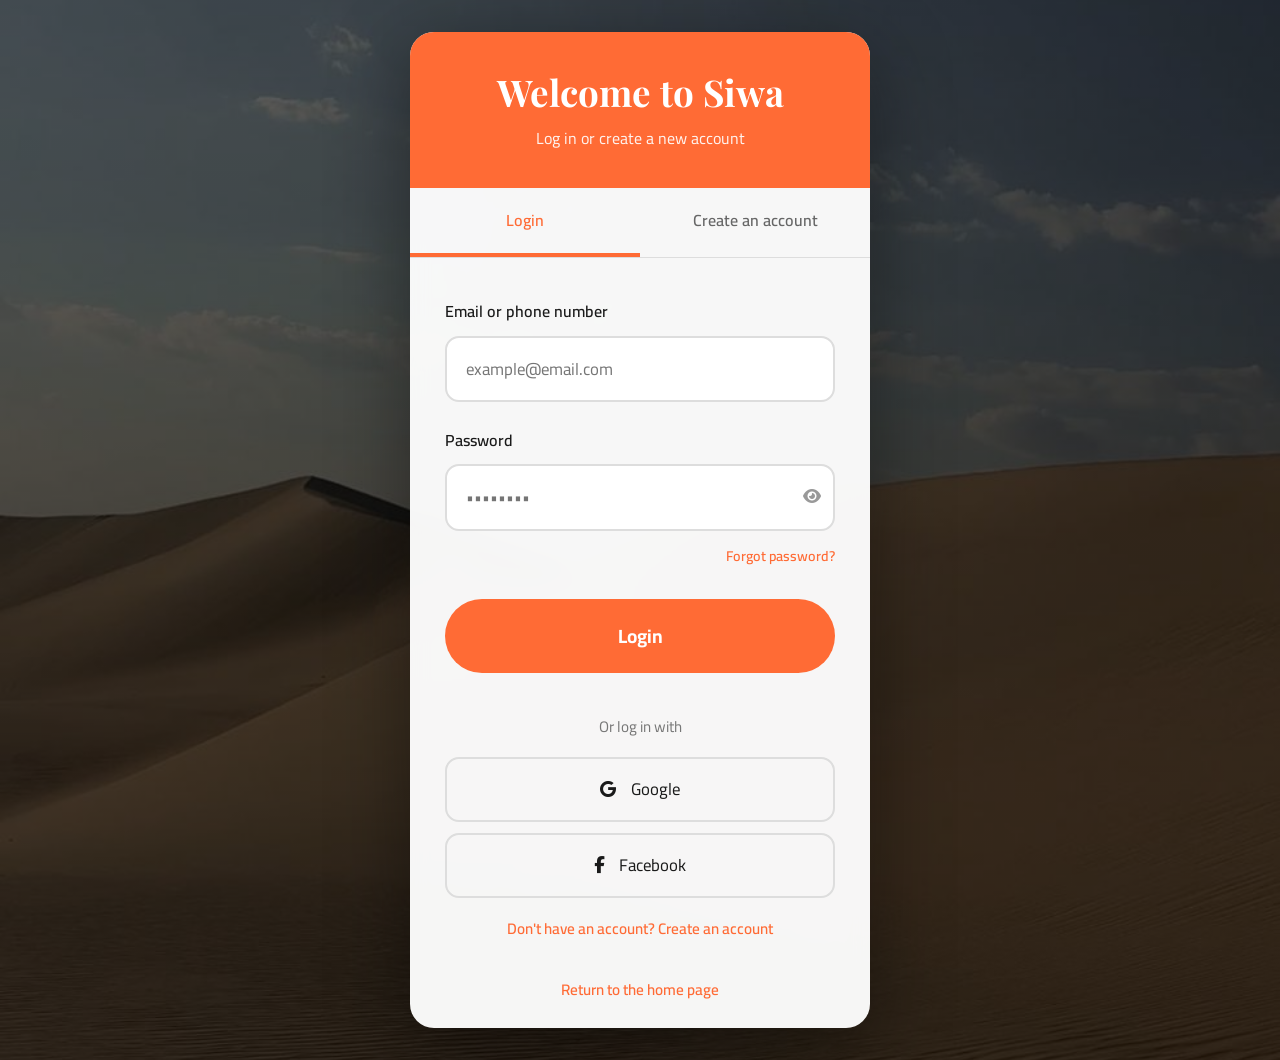
<file: details.html>
<!<!DOCTYPE html>
<html lang="en" dir="ltr">
<head>
  <meta charset="UTF-8">
  <title>Place Details</title>
  <style>
    body {
      font-family: Arial;
      direction: ltr;
      text-align: center;
      background: #f4f4f4;
      padding: 20px;
    }

    .details-card {
      background: white;
      padding: 20px;
      border-radius: 15px;
      max-width: 600px;
      margin: auto;
      box-shadow: 0 5px 20px rgba(0,0,0,0.1);
    }

    img {
      width: 100%;
      border-radius: 10px;
      margin-bottom: 15px;
    }

    h1 {
      color: #2c3e50;
    }

    p {
      line-height: 1.8;
      color: #555;
    }
  </style>
</head>
<body>

<div class="details-card">
  <img id="placeImage">
  <h1 id="placeTitle"></h1>
  <p id="placeDesc"></p>
  <p id="placeExtra"></p>
</div>

<script>
  const placesData = {
    "Cleopatra Spring": {
      desc: "The most famous hot spring in Siwa, with warm and crystal-clear water.",
      extra: "In the heart of Siwa Oasis shines Cleopatra Spring as a magical blend of legend and nature. A circular spring with clear warm water flowing from underground, associated with the visit of Queen Cleopatra, giving the place a royal and unforgettable aura. Here the blue water blends with the green palm trees and the calm desert atmosphere, making swimming a refreshing physical and spiritual experience, especially at sunset or under a star-filled sky. It is not just a water spring, but a living historical moment and a peaceful retreat worth traveling for.",
      img: "photos/places/1.jpg"
    },

    "Shali Fortress": {
      desc: "A historic fortress from the 13th century built from kershef.",
      extra: "In the heart of Siwa Oasis stands Shali Fortress as if guarding the history of the oasis for centuries. This ancient fortress was built in the 13th century using kershef, a traditional mixture of salt and mud, demonstrating the brilliance of Siwan architecture. Walking through its narrow alleys and curved walls feels like walking through the pages of history, when it once served as the center of life, housing, and protection for the people of Siwa. From its highest points you can enjoy a stunning panoramic view of palm trees, salt lakes, and the vast desert, especially at sunset when the sun paints its walls in warm golden colors.",
      img: "photos/places/2.jpg"
    },

    "Temple of Amun": {
      desc: "A famous historical temple in Siwa.",
      extra: "On the edge of Siwa Oasis stands the Temple of Amun as one of the greatest secrets of ancient history. The temple became famous when Alexander the Great visited it in 331 BC to receive divine confirmation that he was the son of the god Amun. Among its stone columns and silent ruins you can feel the majesty of ancient Egyptian civilization. Its elevated location offers breathtaking views of the oasis and the surrounding desert, especially at sunset when the stones glow in golden light that takes you thousands of years back in time.",
      img: "photos/places/3.jpg"
    },

    "Dakrour Mountain": {
      desc: "The most famous site for sand therapy in Siwa.",
      extra: "In the heart of Siwa Oasis rises Dakrour Mountain as one of its most prominent natural and therapeutic landmarks. Visitors come here to experience the famous sand bath therapy known to help relieve joint pain and rheumatism. From its summit you can enjoy a stunning panoramic view of palm trees, salt lakes, and golden dunes, especially during sunset when the sky turns into a breathtaking artistic painting.",
      img: "photos/places/4.png"
    },

    "Salt Lakes": {
      desc: "A unique floating experience in crystal-clear salty water.",
      extra: "Siwa's salt lakes offer a floating experience similar to the Dead Sea. Turquoise water surrounded by shining white salt crystals creates a magical natural scene. Floating on the surface while enjoying the calm desert environment makes it an unforgettable relaxation experience and a perfect place for amazing photos.",
      img: "photos/places/5.jpg"
    },

    "Fatnas Spring": {
      desc: "The best place to watch the sunset.",
      extra: "A small island surrounded by palm trees known for its legendary sunset views. The orange colors of the sky reflect beautifully on the calm water creating a breathtaking scene. It is the perfect place to relax with a cup of Siwan tea while watching the sun disappear behind the horizon.",
      img: "photos/places/6.png"
    },

    "Great Sand Sea": {
      desc: "A safari adventure among endless golden dunes.",
      extra: "The Great Sand Sea stretches across vast areas of golden dunes offering thrilling safari experiences with 4x4 vehicles. Visitors can enjoy sandboarding, desert exploration, and camping under a sky full of bright stars in a breathtaking natural atmosphere.",
      img: "photos/places/7.jpg"
    },

    "Mountain of the Dead": {
      desc: "Ancient tombs carved into rock.",
      extra: "The Mountain of the Dead contains tombs dating back to the Pharaonic and Roman periods, carved inside the mountain with ancient drawings and inscriptions that still tell stories of civilizations that once lived in the heart of the desert. Visiting it is truly a journey through time.",
      img: "photos/places/8.jpg"
    },

    "Traditional Market": {
      desc: "The heart of daily life in Siwa.",
      extra: "An authentic Siwan market filled with the scents of dates, olive oil, and traditional handmade crafts. It is a perfect place to explore local culture and buy souvenirs that reflect the spirit and heritage of the oasis.",
      img: "photos/places/9.jpg"
    },

    "Bir Wahed": {
      desc: "A hot spring in the middle of the desert.",
      extra: "Deep in the desert lies Bir Wahed as a warm oasis between the dunes. Visitors can enjoy a natural hot bath after a long safari trip while watching one of the most stunning desert sunsets.",
      img: "photos/places/10.jpg"
    },

    "Cleopatra Night Bath": {
      desc: "A magical night swimming experience.",
      extra: "When night falls and the stars sparkle above Siwa's sky, Cleopatra Spring transforms into a romantic and peaceful place that gives visitors a sense of harmony with nature in a truly unique atmosphere.",
      img: "photos/places/11.jpg"
    },

    "Desert Camping": {
      desc: "A night under the most beautiful starry sky.",
      extra: "Camping among golden dunes with traditional Bedouin dinner and soft music offers a peaceful experience where endless stars fill the sky and give you a feeling of freedom away from the noise of the world.",
      img: "photos/places/12.jpg"
    },

    "Ain El-Gara": {
      desc: "A peaceful spring for relaxation.",
      extra: "A natural spring surrounded by palm trees offering visitors moments of peace and silence away from crowds. It is an ideal place for meditation and enjoying the beauty of Siwan nature.",
      img: "photos/places/13.jpg"
    },

    "Sunset Safari": {
      desc: "A desert adventure at sunset.",
      extra: "A thrilling trip with 4x4 vehicles across sand dunes during sunset when the sky turns into shades of red and orange, creating an exciting experience with breathtaking landscapes.",
      img: "photos/places/14.jpg"
    },

    "Siwa Oasis at Night": {
      desc: "A night tour in magical atmosphere.",
      extra: "Night in Siwa has a special character: deep silence, soft lighting, and cool desert breezes creating a peaceful and safe atmosphere in the old streets of the oasis.",
      img: "photos/places/15.jpg"
    }
  };

  const urlParams = new URLSearchParams(window.location.search);
  const placeName = decodeURIComponent(urlParams.get("place"));

  const place = placesData[placeName];

  if (place) {
    document.getElementById("placeTitle").innerText = placeName;
    document.getElementById("placeDesc").innerText = place.desc;
    document.getElementById("placeExtra").innerText = place.extra;
    document.getElementById("placeImage").src = place.img;
  } else {
    document.body.innerHTML = "<h2>Place not found</h2>";
  }
</script>

<script src="auth.js"></script>
</body>
</html>
</file>
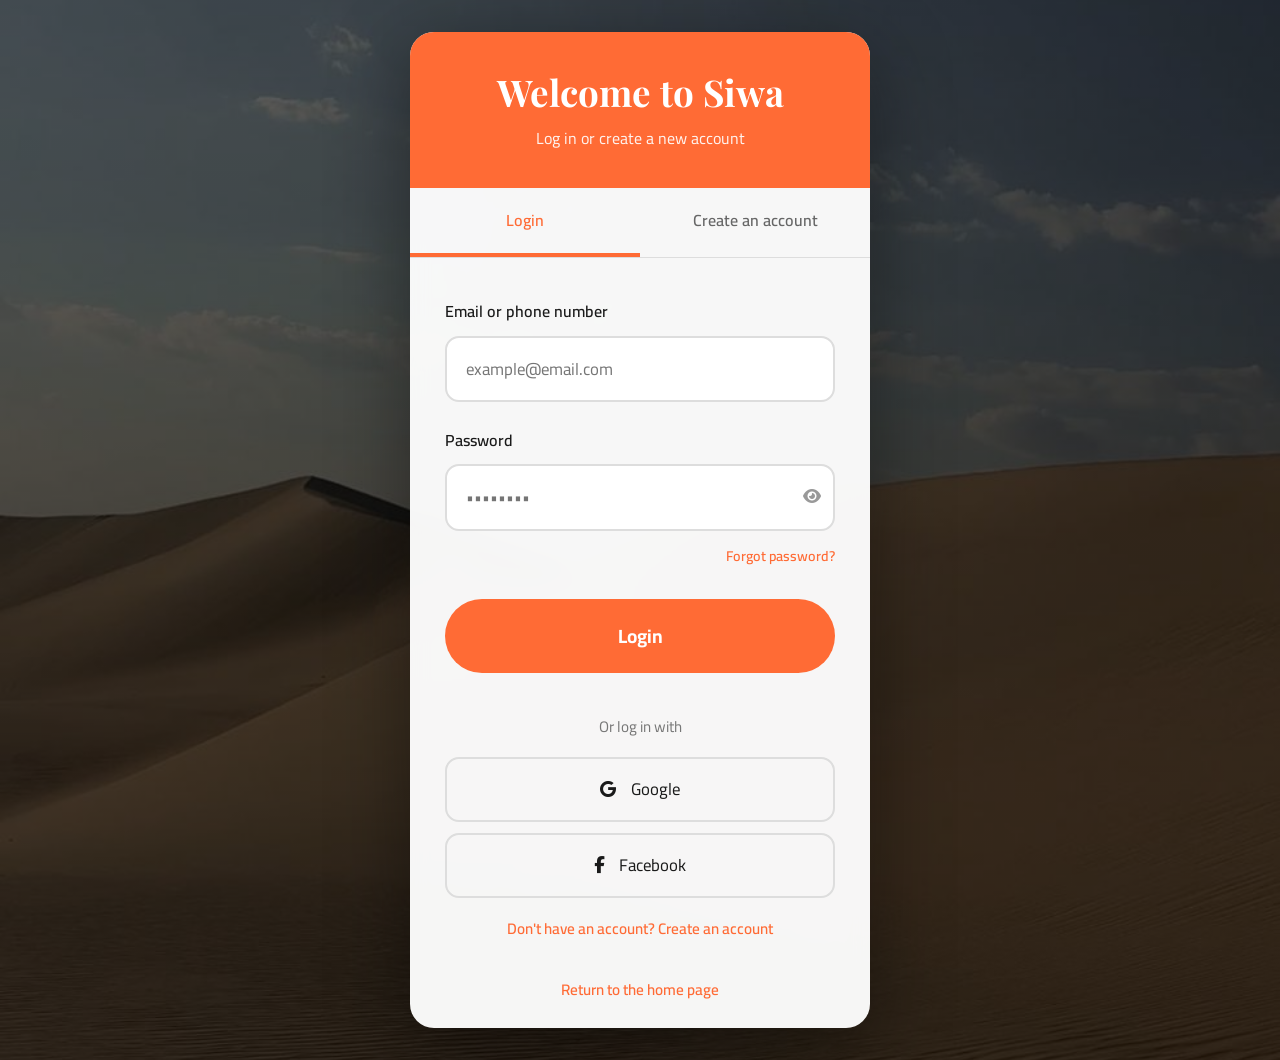
<file: places.html>
<!DOCTYPE html>
<html lang="en" dir="ltr">
<head>
  <meta charset="UTF-8" />
  <meta name="viewport" content="width=device-width, initial-scale=1.0"/>
  <title data-key="places_title">Tourist attractions | Siwa</title>

  <link href="https://fonts.googleapis.com/css2?family=Cairo:wght@400;600;700&family=Playfair+Display:wght@700&display=swap" rel="stylesheet">
  <link rel="stylesheet" href="https://cdnjs.cloudflare.com/ajax/libs/font-awesome/6.5.0/css/all.min.css"/>
  <link rel="stylesheet" href="styles.css"/>
  <link rel="stylesheet" href="places.css"/>
</head>
<body>

  <!-- نفس الهيدر -->places.css
  <header class="header">
    <div class="logo" data-key="logo">Siwa</div>
    <nav class="nav">
      <ul class="nav-list">
        <li><a href="index.html" data-key="home">Home</a></li>
        <li><a href="about.html" data-key="about">About Siwa</a></li>
        <li><a href="map.html" data-key="map">Map</a></li>
        <li><a href="trip-planner.html" data-key="trip_planner">Trip planner</a></li>
        <li><a href="bus-booking.html" data-key="bus_booking">Bus Booking</a></li>
        <li><a href="places.html" class="active" data-key="places">Places</a></li>
        <li><a href="ai-guide.html" data-key="ai_guide">Smart guide</a></li>
      </ul>
    </nav>
    <div class="controls">
      <button id="theme-switch" class="switch-btn"><i class="fas fa-moon"></i></button>
      <div class="menu-btn"><i class="fas fa-bars"></i></div>
    </div>
  </header>

  <!-- Hero -->
  <section class="places-hero">
    <div class="hero-content">
      <h1 data-key="places_hero_title">Discover the most beautiful landmarks of Siwa</h1>
      <p data-key="places_hero_sub">A must-see place before you leave the enchanting oasis</p>
    </div>
  </section>

  <!-- Search Bar -->
  <div class="search-bar-container">
    <div class="search-box">
      <i class="fas fa-search"></i>
      <input type="text" id="placesSearch" placeholder="ابحث عن مكان... (Cleopatra, Shali, Temple...)" autocomplete="off">
    </div>
  </div>

  <div class="container">
    <div class="places-grid" id="placesGrid">
      <!-- الأماكن هتتحط هنا بالجافا سكريبت -->
    </div>
  </div>

  <script src="script.js"></script>
  <script type="module" src="places.js"></script>
  <script src="auth.js"></script>
</body>
</html>
</file>
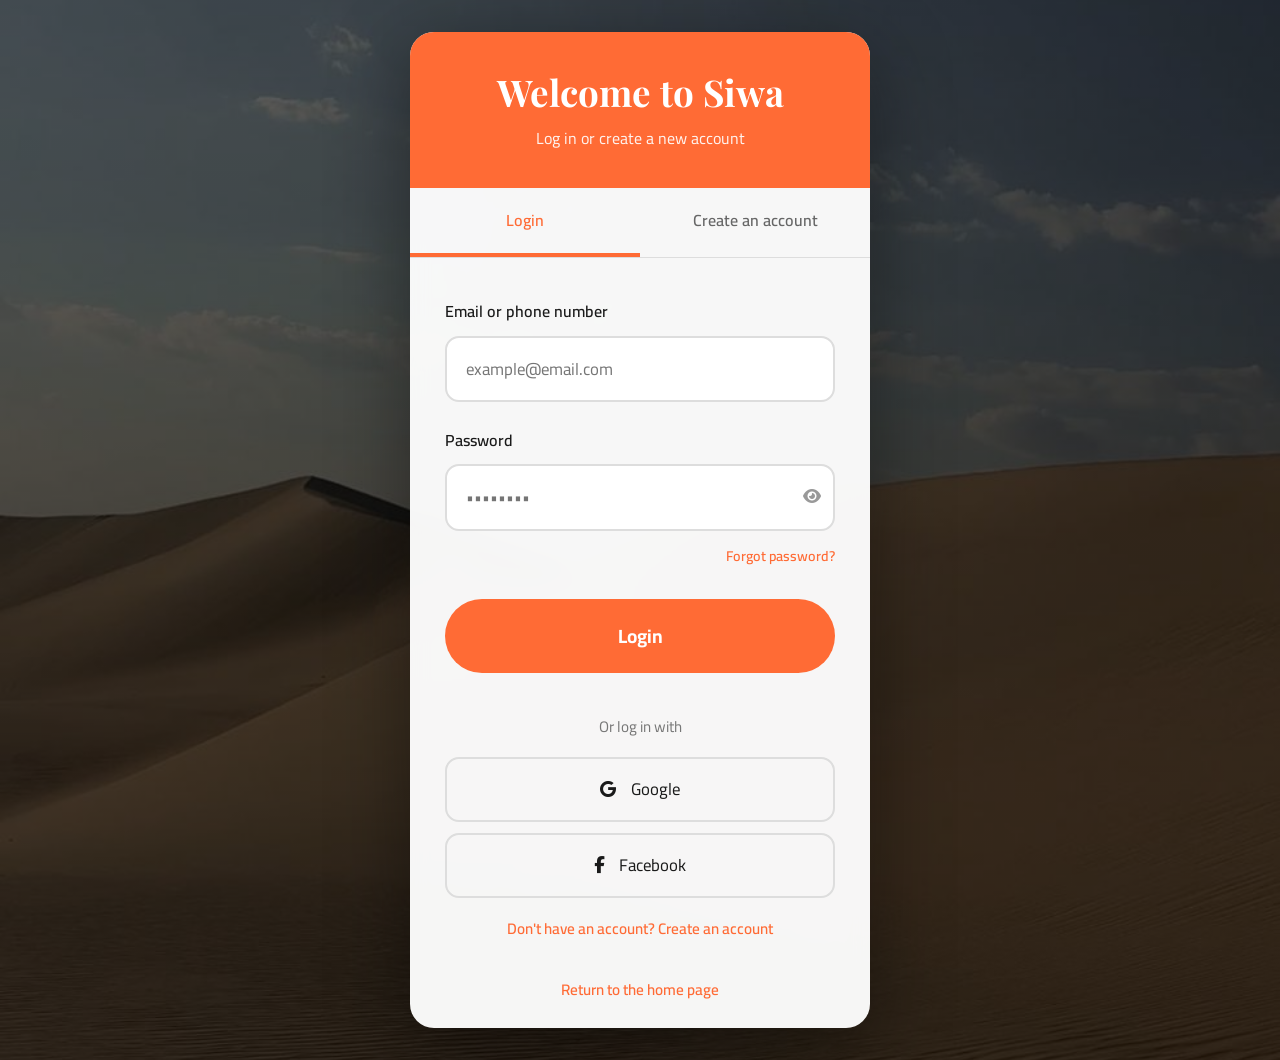
<file: trip-planner.html>
<!DOCTYPE html>
<html lang="en" dir="ltr">
<head>
  <meta charset="UTF-8" />
  <meta name="viewport" content="width=device-width, initial-scale=1.0"/>
  <title data-key="trip_planner_title">Trip plan | Siwa</title>

  <link href="https://fonts.googleapis.com/css2?family=Cairo:wght@400;600;700&family=Playfair+Display:wght@700&display=swap" rel="stylesheet">
  <link rel="stylesheet" href="https://cdnjs.cloudflare.com/ajax/libs/font-awesome/6.5.0/css/all.min.css"/>
  <link rel="stylesheet" href="styles.css"/>
  <link rel="stylesheet" href="trip-planner.css"/>
</head>
<body>

  <header class="header">
    <div class="logo" data-key="logo">Siwa</div>
    <nav class="nav">
      <ul class="nav-list">
         <li><a href="index.html" class="active" data-key="home">Home</a></li>
    <li><a href="about.html" data-key="about">About Siwa</a></li>
    <li><a href="map.html" data-key="map">Map</a></li>
    <li><a href="trip-planner.html" data-key="trip_planner">Trip planner</a></li>
    <li><a href="bus-booking.html" data-key="bus_booking">Bus Booking</a></li>
    <li><a href="places.html" data-key="places">Places</a></li>
    <li><a href="ai-guide.html" data-key="ai_guide">Smart guide</a></li>
      </ul>
    </nav>
    <div class="controls">
      <!--<button id="lang-switch" class="switch-btn">
        <span class="lang-en">EN</span> / <span class="lang-ar active">ع</span>
      </button>-->
      <button id="theme-switch" class="switch-btn"><i class="fas fa-moon"></i></button>
      <div class="menu-btn"><i class="fas fa-bars"></i></div>
    </div>
  </header>

  <section class="trip-planner-hero">
    <div class="hero-content">
      <h1 data-key="planner_hero_title">Smart trip planner</h1>
      <p data-key="planner_hero_sub">Let us design the perfect Siwa adventure to suit your taste.</p>
    </div>
  </section>

  <div class="container">
    <div class="planner-card">
      <div class="steps">
        <div class="step"><span data-key="step1">1<br>Number of days</span></div>
        <div class="step"><span data-key="step2">2<br>Access date</span></div>
        <div class="step"><span data-key="step3">3<br>Trip type</span></div>
      </div>

      <div class="form-group">
        <label data-key="days_label">Number of days in Siwa</label>
        <div class="slider-container">
          <input type="range" min="1" max="10" value="3" class="slider" id="daysSlider">
          <span id="daysValue" class="days-value">3</span>
          <span data-key="days_text">days</span>
        </div>
      </div>

      <div class="form-group">
        <label data-key="date_label">Date of arrival in Siwa</label>
        <input type="date" id="arrivalDate" required>
      </div>

      <div class="form-group">
        <label data-key="type_label">Preferred type of trip</label>
        <div class="radio-group">
          <label><input type="radio" name="type" value="relax" checked> <span data-key="relax">relaxation</span></label>
          <label><input type="radio" name="type" value="adventure"> <span data-key="adventure">adventure</span></label>
          <label><input type="radio" name="type" value="cultural"> <span data-key="cultural">Cultural</span></label>
          <label><input type="radio" name="type" value="mixed"> <span data-key="mixed">random</span></label>
        </div>
      </div>

      <button class="generate-btn" id="generateBtn">
        <i class="fas fa-magic"></i>
        <span data-key="generate_text">Create a trip plan</span>
      </button>
    </div>

    <div id="result"></div>
  </div>

  <script src="script.js"></script>
  <script type="module" src="trip-planner.js"></script>
  <script src="auth.js"></script>
</body>
</html>
</file>
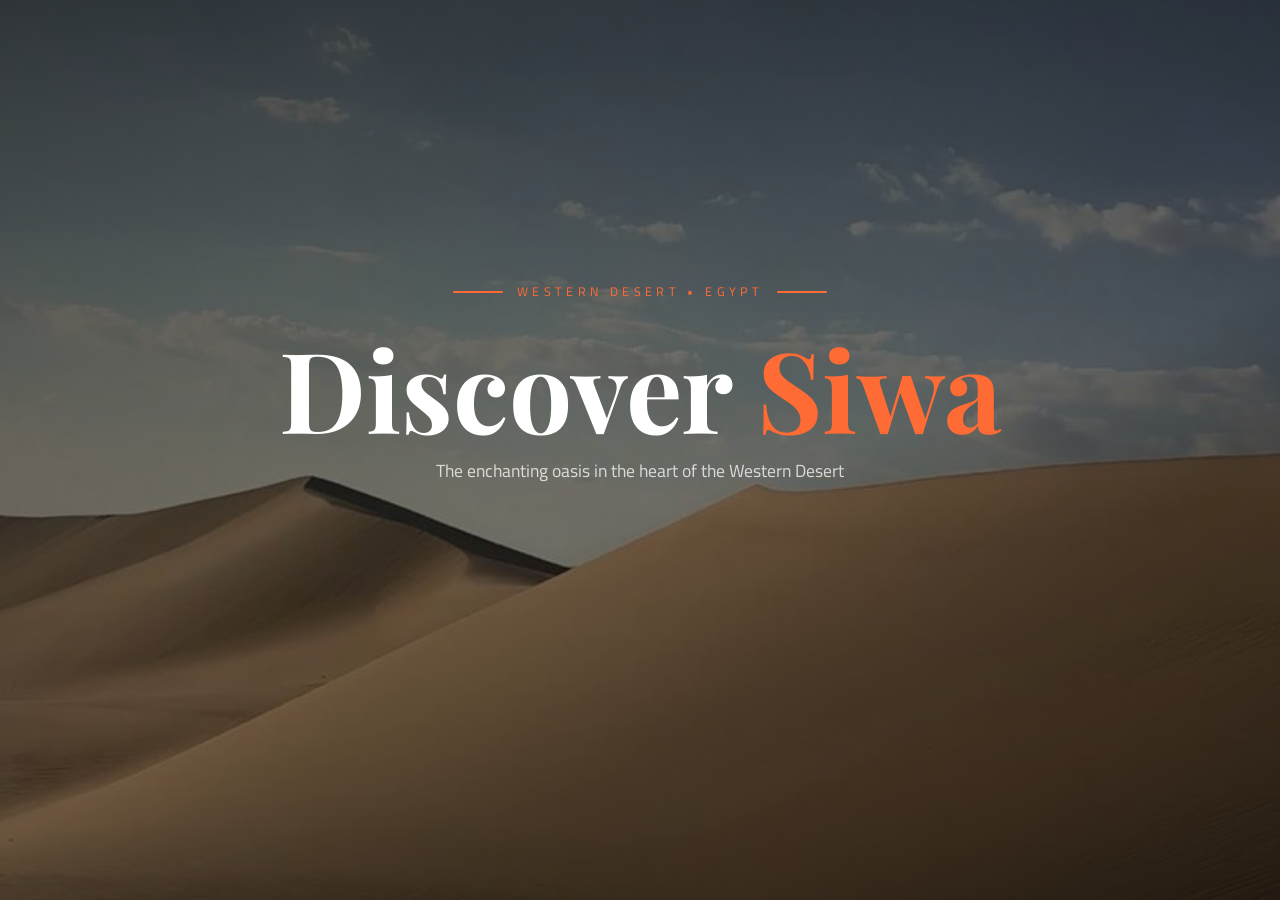
<file: welcome.html>
<!DOCTYPE html>
<html lang="en" dir="ltr">
<head>
  <meta charset="UTF-8"/>
  <meta name="viewport" content="width=device-width, initial-scale=1.0"/>
  <title>Welcome to Siwa Oasis</title>
  <link href="https://fonts.googleapis.com/css2?family=Playfair+Display:wght@700&family=Cairo:wght@400;600;700&display=swap" rel="stylesheet">
  <style>
    *, *::before, *::after { box-sizing: border-box; margin: 0; padding: 0; }
    html, body { width: 100%; height: 100%; overflow: hidden; font-family: 'Cairo', sans-serif; }

    .bg {
      position: fixed; inset: 0;
      background: url('photos/1.jpeg') center/cover no-repeat;
      transform: scale(1.08);
      animation: zoomOut 5s ease forwards;
      z-index: 0;
    }
    @keyframes zoomOut { to { transform: scale(1); } }

    .overlay {
      position: fixed; inset: 0;
      background: linear-gradient(160deg, rgba(0,0,0,0.72) 0%, rgba(0,0,0,0.38) 55%, rgba(0,0,0,0.78) 100%);
      z-index: 1;
    }

    .particles { position: fixed; inset: 0; z-index: 2; pointer-events: none; }
    .p {
      position: absolute; border-radius: 50%; background: #FF6B35; opacity: 0;
      animation: rise linear infinite;
    }
    @keyframes rise {
      0%   { transform: translateY(100vh) scale(0); opacity: 0; }
      15%  { opacity: 0.55; }
      85%  { opacity: 0.25; }
      100% { transform: translateY(-10vh) scale(1.3); opacity: 0; }
    }

    .content {
      position: fixed; inset: 0; z-index: 10;
      display: flex; flex-direction: column;
      align-items: center; justify-content: center;
      text-align: center; padding: 2rem;
    }

    .tag {
      display: flex; align-items: center; gap: 14px;
      margin-bottom: 1.8rem;
      opacity: 0; transform: translateY(24px);
      animation: up 0.8s cubic-bezier(.22,1,.36,1) 0.4s forwards;
    }
    .tag-bar { width: 50px; height: 2px; background: #FF6B35; border-radius: 2px; }
    .tag-text { font-size: 0.78rem; letter-spacing: 0.35em; text-transform: uppercase; color: #FF6B35; }

    h1 {
      font-family: 'Playfair Display', serif;
      font-size: clamp(3.8rem, 12vw, 7rem);
      color: #fff; line-height: 1; margin-bottom: 0.6rem;
      opacity: 0; transform: translateY(36px);
      animation: up 1s cubic-bezier(.22,1,.36,1) 0.7s forwards;
    }
    h1 em { font-style: normal; color: #FF6B35; }

    .sub {
      font-size: 1.1rem; color: rgba(255,255,255,0.75);
      margin-bottom: 3.5rem;
      opacity: 0; transform: translateY(20px);
      animation: up 0.8s cubic-bezier(.22,1,.36,1) 1s forwards;
    }

    .loader-wrap {
      display: flex; flex-direction: column;
      align-items: center; gap: 20px;
      opacity: 0; animation: fadeIn 0.7s ease 1.5s forwards;
    }

    .enter-btn {
      margin-top: 1rem; padding: 14px 48px;
      background: #FF6B35; color: #fff; border: none; border-radius: 50px;
      font-size: 1.1rem; font-weight: 700; font-family: 'Cairo', sans-serif;
      cursor: pointer; letter-spacing: 0.05em;
      box-shadow: 0 8px 25px rgba(255,107,53,0.4);
      transition: all 0.3s;
      opacity: 0;
    }
    .enter-btn.show { animation: popIn 0.6s cubic-bezier(.34,1.56,.64,1) forwards; }

    .enter-btn:hover {
      background: #e55a2b;
      transform: translateY(-4px) scale(1.05);
    }

    @keyframes up     { to { opacity: 1; transform: translateY(0); } }
    @keyframes fadeIn { to { opacity: 1; } }
    @keyframes popIn  { to { opacity: 1; transform: scale(1); } }

    body.exit { animation: exitPage 0.8s ease forwards; }
    @keyframes exitPage { to { opacity: 0; transform: scale(1.08); } }
  </style>
</head>
<body>

  <div class="bg"></div>
  <div class="overlay"></div>
  <div class="particles" id="pts"></div>

  <div class="content">
    <div class="tag">
      <div class="tag-bar"></div>
      <span class="tag-text">Western Desert • Egypt</span>
      <div class="tag-bar"></div>
    </div>

    <h1>Discover <em>Siwa</em></h1>
    <p class="sub">The enchanting oasis in the heart of the Western Desert</p>

    <div class="loader-wrap">
      <button class="enter-btn" id="enterbtn" onclick="enterSiwa()">
        Enter Siwa Oasis →
      </button>
    </div>
  </div>

  <script>
    // Particles
    const pts = document.getElementById('pts');
    for (let i = 0; i < 28; i++) {
      const el = document.createElement('div');
      el.className = 'p';
      const s = Math.random() * 5 + 2;
      el.style.cssText = `width:${s}px;height:${s}px;left:${Math.random()*100}%;animation-duration:${6+Math.random()*8}s;animation-delay:${Math.random()*5}s;`;
      pts.appendChild(el);
    }

    function enterSiwa() {
      document.body.classList.add('exit');
      setTimeout(() => {
        window.location.href = 'index.html';
      }, 700);
    }

    // Auto enter after 4.5 seconds
    setTimeout(() => {
      if (!document.body.classList.contains('exit')) {
        enterSiwa();
      }
    }, 4500);

    // Allow pressing Enter key
    document.addEventListener('keydown', e => {
      if (e.key === 'Enter') enterSiwa();
    });
  </script>
</body>
</html>
</file>
<file: styles.css>
:root {
  --orange: #FF6B35;
  --dark: #1A1A1A;
  --light: #FAF3E0;
  --gray: #666666;
}

[data-theme="dark"] {
  --orange: #FF6B35;
  --dark: #FAF3E0;
  --light: #1A1A1A;
  --gray: #aaaaaa;
  background: #0a0a0a;
  color: #eee;
}

* { margin: 0; padding: 0; box-sizing: border-box; }
body { 
  font-family: 'Cairo', 'Inter', sans-serif; 
  line-height: 1.6; 
  transition: all 0.4s;
}
h1, h2, h3 { font-family: 'Playfair Display', serif; }

.header {
  position: fixed; top: 0; left: 0; right: 0; z-index: 1000;
  background: rgba(255,255,255,0.95);
  backdrop-filter: blur(12px);
  padding: 1rem 5%; display: flex; justify-content: space-between; align-items: center;
  box-shadow: 0 2px 20px rgba(0,0,0,0.1);
  transition: all 0.4s;
}
[data-theme="dark"] .header { background: rgba(0,0,0,0.8); }

.logo { font-size: 2rem; font-weight: 700; color: var(--orange); }
.nav-list { display: flex; gap: 2.5rem; list-style: none; }
.nav-list a { text-decoration: none; color: var(--dark); font-weight: 500; transition: 0.3s; }
.nav-list a:hover { color: var(--orange); }
.menu-btn { display: none; cursor: pointer; font-size: 1.8rem; color: var(--dark); }

.controls { display: flex; gap: 1rem; align-items: center; }
.switch-btn {
  background: rgba(0,0,0,0.2); color: #fff;
  border: none; padding: 0.6rem 1rem; border-radius: 50px;
  cursor: pointer; font-weight: bold; font-size: 0.9rem;
}
.switch-btn i { font-size: 1.3rem; }

.hero {
  height: 100vh;
  background: linear-gradient(rgba(0,0,0,0.5), rgba(0,0,0,0.7)),
              url('photos/1.jpeg') center/cover no-repeat;
  display: flex; align-items: center; justify-content: center; text-align: center; color: #fff;
}
.hero h1 { font-size: 5rem; margin-bottom: 1rem; }
.hero p { font-size: 1.5rem; max-width: 750px; margin-bottom: 2rem; }
.btn {
  background: var(--orange); color: #fff; border: none;
  padding: 1rem 3rem; border-radius: 50px; font-size: 1.1rem;
  cursor: pointer; transition: 0.3s;
}
.btn:hover { transform: scale(1.08); }
.btn.outline { background: transparent; border: 2px solid var(--orange); color: var(--orange); }

.section { padding: 120px 5%; text-align: center; }
.section h2 { font-size: 3.2rem; margin-bottom: 1rem; }
.section-p { max-width: 700px; margin: 0 auto 4rem; color: var(--gray); font-size: 1.1rem; }

.about-grid, .attractions-grid, .tourism-grid {
  display: grid; gap: 2rem; margin-top: 3rem;
}
.about-grid { grid-template-columns: repeat(auto-fit, minmax(220px, 1fr)); }
.attractions-grid, .tourism-grid { grid-template-columns: repeat(auto-fit, minmax(300px, 1fr)); }

.icon-box, .card { background: var(--light); border-radius: 16px; padding: 2.5rem 1.5rem; transition: 0.3s; }
.card { overflow: hidden; box-shadow: 0 10px 30px rgba(0,0,0,0.1); }
.card:hover, .icon-box:hover { transform: translateY(-10px); }
.card img { width: 100%; height: 220px; object-fit: cover; }
.card-content { padding: 1.8rem; }

/* === Types of Tourism Cards – الحل النهائي اللي هيخلي النص يبان 100% في Light و Dark === */
.tour-card {
  padding: 4rem 2rem;
  border-radius: 28px;
  position: relative;
  overflow: hidden;
  transition: all 0.4s ease;
  box-shadow: 0 15px 35px rgba(0,0,0,0.15);
  min-height: 280px;
  display: flex;
  flex-direction: column;
  justify-content: center;
  align-items: center;
  text-align: center;
}

/* الكروت البرتقالي */
.tour-card.orange {
  background: var(--orange);
  color: #ffffff;
}

/* الكروت الفاتحة (Healing & Cultural) */
.tour-card.dark {
  background: #FAF3E0;           /* Light mode */
  color: #1A1A1A;
}

/* في الـ Dark Mode */
[data-theme="dark"] .tour-card.orange {
  background: #e55a2b;            /* برتقالي أغمق عشان النص يبان */
  color: #ffffff;
}

[data-theme="dark"] .tour-card.dark {
  background: #2a2a2a;            /* رمادي غامق */
  color: #ffffff;
}

/* زر Explore دايمًا برتقالي غامق وواضح */
.tour-card .btn {
  background: #e55a2b !important;
  color: #ffffff !important;
  padding: 0.9rem 2.2rem !important;
  border-radius: 50px;
  font-weight: 600;
  margin-top: 1.5rem;
  box-shadow: 0 6px 20px rgba(229, 90, 43, 0.4);
}

/* تأثير بسيط لما الماوس يعدي */
.tour-card:hover {
  transform: translateY(-12px);
  box-shadow: 0 25px 50px rgba(0,0,0,0.25);
}




.tour-card {
  position: relative;
  border-radius: 28px;
  overflow: hidden;
  height: 420px;                  /* ارتفاع ثابت */
  box-shadow: 0 15px 35px rgba(0,0,0,0.2);
  transition: all 0.4s ease;
}

.tour-img {
  position: absolute;
  top: 0; left: 0; right: 0; bottom: 0;
  background-size: cover;
  background-position: center;
  transition: transform 0.6s ease;
}

.tour-overlay {
  position: absolute;
  top: 0; left: 0; right: 0; bottom: 0;
  background: linear-gradient(to bottom, transparent 0%, rgba(0,0,0,0.7) 100%);
}

.tour-content {
  position: absolute;
  bottom: 0;
  left: 0;
  right: 0;
  padding: 2rem;
  color: #fff;
  text-align: center;
  z-index: 2;
}

.tour-card.orange .tour-content { color: #fff; }
.tour-card.dark .tour-content { color: #fff; }

.tour-card:hover .tour-img {
  transform: scale(1.1);
}

.tour-card:hover {
  transform: translateY(-15px);
  box-shadow: 0 25px 50px rgba(0,0,0,0.3);
}
/* Responsive */
@media (max-width: 768px) {
  .menu-btn { display: block; }
  .nav-list {
    position: fixed; top: 80px; left: -100%; width: 100%; height: 100vh;
    background: var(--light); flex-direction: column; padding-top: 6rem;
    transition: 0.4s; text-align: center;
  }
  .nav-list.active { left: 0; }
  .hero h1 { font-size: 3.2rem; }
  .section { padding: 80px 5%; }
}




.nav-list a.active,
.nav-list a:hover {
  color: var(--orange) !important;
  font-weight: 700;
  position: relative;
}

.nav-list a.active::after {
  content: '';
  position: absolute;
  bottom: -8px;
  left: 50%;
  transform: translateX(-50%);
  width: 30px;
  height: 3px;
  background: var(--orange);
  border-radius: 2px;
}

/* Floating Chat Button + Chat Widget – نسخة صحيحة 100% بدون أي error */
.chat-container {
  position: fixed;
 bottom: 25px;
 right: 25px;
 z-index: 9999;
 font-family: 'Cairo', sans-serif;
}

.chat-btn {
 width: 62px;
 height: 62px;
 background: var(--orange);
 color: white;
 border: none;
 border-radius: 50%;
 font-size: 26px;
 cursor: pointer;
 box-shadow: 0 8px 25px rgba(255,107,53,0.4);
 transition: all 0.3s ease;
 position: relative;
 display: flex;
 align-items: center;
 justify-content: center;
}

.chat-btn:hover {
 transform: scale(1.1);
 box-shadow: 0 12px 35px rgba(255,107,53,0.6);
}

.chat-badge {
 position: absolute;
 top: -8px;
 right: -8px;
 background: #e74c3c;
 color: white;
 width: 24px;
 height: 24px;
 border-radius: 50%;
 font-size: 12px;
 font-weight: bold;
 display: flex;
 align-items: center;
 justify-content: center;
 animation: pulse 2s infinite;
}

@keyframes pulse {
 0% { box-shadow: 0 0 0 0 rgba(231,76,60,0.8); }
 70% { box-shadow: 0 0 0 12px rgba(231,76,60,0); }
 100% { box-shadow: 0 0 0 0 rgba(231,76,60,0); }
}

.chat-box {
 width: 380px;
 max-width: 92vw;
 height: 540px;
 background: white;
 border-radius: 20px;
 box-shadow: 0 20px 60px rgba(0,0,0,0.18);
 position: absolute;
 bottom: 80px;
 right: 0;
 display: none;                  /* مخفي في الأول */
 flex-direction: column;
 overflow: hidden;
 animation: fadeIn 0.4s ease;
}

[data-theme="dark"] .chat-box {
 background: #1e1e1e;
 color: #eee;
 border: 1px solid #333;
}

.chat-header {
 background: var(--orange);
 color: white;
 padding: 16px;
 display: flex;
 align-items: center;
 gap: 12px;
}

.chat-avatar img {
 width: 46px;
 height: 46px;
 border-radius: 50%;
 border: 3px solid white;
 object-fit: cover;
}

.chat-close {
 margin-left: auto;
 background: none;
 border: none;
 color: white;
 font-size: 32px;
 cursor: pointer;
 line-height: 1;
}

.chat-body {
 flex: 1;
 padding: 20px;
 overflow-y: auto;
 background: #f8f9fa;
 display: flex;
 flex-direction: column;
 gap: 12px;
}

[data-theme="dark"] .chat-body {
 background: #111;
}

.msg {
 max-width: 82%;
 padding: 10px 16px;
 border-radius: 18px;
 box-shadow: 0 2px 8px rgba(0,0,0,0.1);
 position: relative;
}

.msg.bot {
 align-self: flex-start;
 background: white;
 border-bottom-left-radius: 4px;
}

.msg.user {
 align-self: flex-end;
 background: var(--orange);
 color: white;
 border-bottom-right-radius: 4px;
}

[data-theme="dark"] .msg.bot {
 background: #333;
}

.quick-replies {
 display: flex;
 flex-wrap: wrap;
 gap: 8px;
 padding: 12px;
 justify-content: center;
}

.quick-replies button {
 background: #f0f0f0;
 border: none;
 padding: 9px 14px;
 border-radius: 30px;
 font-size: 13.5px;
 cursor: pointer;
 transition: 0.3s;
 white-space: nowrap;
}

.quick-replies button:hover {
 background: var(--orange);
 color: white;
}

.chat-input-area {
 display: flex;
 padding: 12px;
 background: white;
 border-top: 1px solid #eee;
 gap: 8px;
}

[data-theme="dark"] .chat-input-area {
 background: #1e1e1e;
 border-color: #333;
}

#user-input {
 flex: 1;
 border: none;
 padding: 12px 18px;
 border-radius: 30px;
 background: #f0f0f0;
 font-family: 'Cairo', sans-serif;
 font-size: 15px;
}

[data-theme="dark"] #user-input {
 background: #333;
 color: white;
}

#send-btn {
 background: var(--orange);
 color: white;
 border: none;
 width: 46px;
 height: 46px;
 border-radius: 50%;
 cursor: pointer;
 display: flex;
 align-items: center;
 justify-content: center;
 font-size: 18px;
 flex-shrink: 0;
}

.whatsapp-float {
 display: block;
 text-align: center;
 padding: 14px;
 background: #25d366;
 color: white;
 text-decoration: none;
 font-weight: 600;
 font-size: 15px;
 border-radius: 0 0 20px 20px;
 transition: 0.3s;
}

.whatsapp-float:hover {
 background: #128c7e;
}

@keyframes fadeIn {
 from { opacity: 0; transform: translateY(20px); }
 to { opacity: 1; transform: translateY(0); }
}

/* عشان الشات يشتغل كويس على الموبايل */
@media (max-width: 480px) {
 .chat-box {
   width: 94vw;
   height: 70vh;
   bottom: 90px;
   right: 3vw;
 }
}





.back-link {
  text-align: center;
  margin-top: 10px;
}

.back-link a {
  color: var(--orange);
  text-decoration: none;
  font-weight: 600;
}






.login-btn {
  display: flex;
  align-items: center;
  gap: 8px;
  padding: 10px 20px;
  background: var(--orange);
  color: white;
  border-radius: 50px;
  text-decoration: none;
  font-weight: 600;
  transition: all 0.3s;
}

.login-btn:hover {
  background: #e55a2b;
  transform: translateY(-2px);
}
</file>
<file: about.css>
.about-hero {
  height: 70vh;
  background: linear-gradient(rgba(0,0,0,0.25), rgba(0,0,0,0.45)),
            url('photos/1.jpeg') center/cover no-repeat fixed;
  display: flex;
  align-items: center;
  justify-content: center;
  text-align: center;
  color: white;
}

.about-hero h1 { font-size: 5.5rem; }
.about-hero p { font-size: 1.9rem; margin-top: 1rem; }

.about-section {
  padding: 5rem 5%;
  max-width: 1300px;
  margin: 0 auto;
  text-align: center;
}

.about-section h2 {
  font-size: 3rem;
  color: var(--orange);
  margin-bottom: 3rem;
}

.history-grid {
  display: grid;
  grid-template-columns: 1fr 1fr;
  gap: 4rem;
  align-items: center;
  text-align: right;
}

.history-grid img {
  border-radius: 24px;
  box-shadow: 0 20px 50px rgba(0,0,0,.2);
  width: 100%;
  height: 420px;
  object-fit: cover;
}

.history-text p {
  font-size: 1.25rem;
  line-height: 2;
  color: #444;
  margin-bottom: 1.5rem;
}

.seasons {
  display: flex;
  justify-content: center;
  gap: 4rem;
  margin: 3rem 0;
  flex-wrap: wrap;
}

.season {
  background: var(--light);
  padding: 2rem 3rem;
  border-radius: 20px;
  box-shadow: 0 10px 30px rgba(0,0,0,.1);
  font-size: 1.3rem;
  min-width: 280px;
}

.weather-cards {
  display: grid;
  grid-template-columns: repeat(auto-fit, minmax(220px, 1fr));
  gap: 2rem;
  margin: 3rem 0;
}

.weather-cards > div {
  background: var(--light);
  padding: 2rem;
  border-radius: 20px;
  box-shadow: 0 10px 30px rgba(0,0,0,.1);
  font-size: 1.2rem;
}

.transport-grid {
  display: grid;
  grid-template-columns: repeat(auto-fit, minmax(300px, 1fr));
  gap: 2.5rem;
  margin: 3rem 0;
  text-align: center;
}

.transport-grid div {
  background: var(--light);
  padding: 2.5rem;
  border-radius: 20px;
  box-shadow: 0 15px 40px rgba(0,0,0,.1);
  font-size: 1.2rem;
}

.transport-grid i {
  font-size: 3rem;
  color: var(--orange);
  margin-bottom: 1rem;
}

.facts-grid {
  display: grid;
  grid-template-columns: repeat(auto-fit, minmax(250px, 1fr));
  gap: 2rem;
  margin: 4rem 0;
}

.facts-grid div {
  background: var(--light);
  padding: 2rem;
  border-radius: 20px;
  text-align: center;
  box-shadow: 0 10px 30px rgba(0,0,0,.08);
}

.facts-grid i {
  font-size: 2.5rem;
  color: var(--orange);
  margin-bottom: 1rem;
}

.big-btn {
  display: inline-block;
  background: var(--orange);
  color: white;
  padding: 1.2rem 3rem;
  border-radius: 50px;
  font-size: 1.3rem;
  font-weight: 600;
  margin-top: 2rem;
  transition: .4s;
}

.big-btn:hover {
  background: #e55a2b;
  transform: translateY(-5px);
}

@media (max-width: 992px) {
  .history-grid { grid-template-columns: 1fr; text-align: center; }
  .about-hero h1 { font-size: 3.8rem; }
}
</file>
<file: bus-booking.css>
.bus-hero {
  height: 65vh;
  background: linear-gradient(rgba(0,0,0,0.4), rgba(0,0,0,0.5)),
              url('photos/10.jpg') center/cover no-repeat fixed;
  display: flex;
  align-items: center;
  justify-content: center;
  text-align: center;
  color: white;
}

.booking-card {
  background: var(--light);
  padding: 3rem;
  border-radius: 28px;
  box-shadow: 0 20px 60px rgba(0,0,0,0.15);
  margin: -80px auto 4rem;
  max-width: 1100px;
}

.form-grid {
  display: grid;
  grid-template-columns: repeat(auto-fit, minmax(220px, 1fr));
  gap: 1.5rem;
  margin: 2rem 0;
}

.form-grid label {
  display: block;
  margin-bottom: 8px;
  font-weight: 600;
}

.form-grid select, .form-grid input {
  width: 100%;
  padding: 14px;
  border-radius: 16px;
  border: 2px solid #ddd;
  font-size: 1.1rem;
}

#searchBtn {
  width: 100%;
  margin-top: 1rem;
  font-size: 1.4rem;
  padding: 1.3rem;
}

.results-container {
  display: grid;
  gap: 1.5rem;
  margin-top: 3rem;
}

.bus-result {
  background: white;
  border-radius: 20px;
  padding: 1.8rem;
  display: flex;
  align-items: center;
  gap: 2rem;
  box-shadow: 0 10px 30px rgba(0,0,0,0.08);
  flex-wrap: wrap;
}

.bus-result .company {
  font-size: 1.4rem;
  font-weight: bold;
  color: var(--orange);
}

.bus-result .time {
  font-size: 1.8rem;
  font-weight: 700;
}

.bus-result .price {
  font-size: 1.6rem;
  color: var(--orange);
  font-weight: bold;
}

.book-now-btn {
  background: var(--orange);
  color: white;
  border: none;
  padding: 12px 32px;
  border-radius: 50px;
  font-size: 1.1rem;
  cursor: pointer;
}

[data-theme="dark"] .bus-result {
  background: #2a2a2a;
}
</file>
<file: places.css>
.places-hero {
  height: 75vh;
  background: linear-gradient(rgba(0,0,0,0.25), rgba(0,0,0,0.45)),
            url('photos/4.jpeg') center/cover no-repeat fixed;
  display: flex;
  align-items: center;
  justify-content: center;
  text-align: center;
  color: #fff;
}

.places-hero h1 { font-size: 5.5rem; margin-bottom: 1rem; }
.places-hero p { font-size: 1.9rem; opacity: 0.95; }

.places-grid {
  display: grid;
  grid-template-columns: repeat(auto-fill, minmax(340px, 1fr));
  gap: 2.5rem;
  padding: 4rem 5%;
  max-width: 1400px;
  margin: 0 auto;
}

.place-card {
  background: var(--light);
  border-radius: 24px;
  overflow: hidden;
  box-shadow: 0 15px 40px rgba(0,0,0,.12);
  transition: all .4s ease;
  position: relative;
}

.place-card:hover {
  transform: translateY(-15px);
  box-shadow: 0 25px 60px rgba(255,107,53,.25);
}

.place-card img {
  width: 100%;
  height: 240px;
  object-fit: cover;
}

.place-info {
  padding: 1.8rem;
  text-align: center;
}

.place-info h3 {
  font-size: 1.6rem;
  margin-bottom: 0.8rem;
  color: var(--orange);
}

.place-info p {
  font-size: 1.05rem;
  line-height: 1.7;
  color: #555;
  margin-bottom: 1.5rem;
}

.place-btn {
  background: var(--orange);
  color: white;
  border: none;
  padding: 0.9rem 2rem;
  border-radius: 50px;
  font-weight: 600;
  cursor: pointer;
  transition: .4s;
}

.place-btn:hover {
  background: #e55a2b;
  transform: scale(1.05);
}

[data-theme="dark"] .place-card {
  background: #2a2a2a;
}

[data-theme="dark"] .place-info p {
  color: #ccc;
}

/* ================= SEARCH BAR ================= */
.search-bar-container {
  padding: 2rem 5%;
  background: var(--light);
}

[data-theme="dark"] .search-bar-container {
  background: #1a1a1a;
}

.search-box {
  display: flex;
  align-items: center;
  background: white;
  border-radius: 50px;
  padding: 1rem 1.8rem;
  box-shadow: 0 10px 30px rgba(0,0,0,0.1);
  max-width: 620px;
  margin: 0 auto;
  border: 2px solid transparent;
  transition: 0.3s;
}

[data-theme="dark"] .search-box {
  background: #2a2a2a;
  box-shadow: 0 10px 30px rgba(0,0,0,0.4);
}

.search-box:hover {
  border-color: var(--orange);
}

.search-box i {
  color: var(--orange);
  margin-right: 14px;
  font-size: 1.4rem;
}

#placesSearch {
  flex: 1;
  border: none;
  outline: none;
  font-size: 1.1rem;
  background: transparent;
  font-family: 'Cairo', sans-serif;
  color: var(--dark);
}

#placesSearch::placeholder {
  color: #999;
}

[data-theme="dark"] #placesSearch {
  color: #eee;
}

@media (max-width: 768px) {
  .places-hero h1 { font-size: 3.5rem; }
  .places-hero p { font-size: 1.4rem; }
  .places-grid { grid-template-columns: 1fr; padding: 3rem 5%; }
}
</file>
<file: trip-planner.css>
/* ================= TRIP PLANNER ================= */

.trip-planner-hero {
  height: 70vh;
  background:
    linear-gradient(rgba(0,0,0,0.25), rgba(0,0,0,0.45)),
    url('photos/1.jpeg') center/cover no-repeat fixed;

  display: flex;
  align-items: center;
  justify-content: center;

  text-align: center;
  color: #fff;
}

.trip-planner-hero h1 {
  font-size: 4.5rem;
  margin-bottom: 1rem;
}

.trip-planner-hero p {
  font-size: 1.6rem;
  max-width: 800px;
  margin: auto;
}

/* ================= CONTAINER ================= */

.container {
  padding: 0 5%;
}

/* ================= PLANNER CARD ================= */

.planner-card {
  background: var(--light);

  border-radius: 28px;

  padding: 3rem 2.5rem;

  box-shadow: 0 20px 70px rgba(0,0,0,.18);

  max-width: 960px;

  margin: -100px auto 0;

  position: relative;
  z-index: 10;

  transition: 0.4s;
}

/* ================= STEPS ================= */

.steps {
  display: flex;
  justify-content: center;
  gap: 2rem;
  flex-wrap: wrap;

  margin-bottom: 3rem;
}

.step {
  background: var(--orange);
  color: #fff;

  padding: 1rem 2rem;

  border-radius: 50px;

  font-weight: 700;
  font-size: 1.1rem;

  min-width: 140px;

  text-align: center;
}

/* ================= FORM ================= */

.form-group {
  margin: 2.5rem 0;
}

.form-group label {
  display: block;

  margin-bottom: .8rem;

  font-weight: 600;
  font-size: 1.2rem;

  color: var(--dark);
}

/* ================= SLIDER ================= */

.slider-container {
  display: flex;
  align-items: center;
  gap: 1rem;

  font-size: 2rem;
  font-weight: bold;

  color: var(--orange);
}

.slider {
  -webkit-appearance: none;

  width: 100%;
  height: 14px;

  border-radius: 50px;

  background: #ddd;

  outline: none;
}

.slider::-webkit-slider-thumb {
  -webkit-appearance: none;

  width: 42px;
  height: 42px;

  border-radius: 50%;

  background: var(--orange);

  cursor: pointer;

  box-shadow: 0 4px 15px rgba(255,107,53,.4);
}

/* ================= INPUT ================= */

#arrivalDate {
  width: 100%;

  padding: 1.2rem;

  border-radius: 16px;

  border: 2px solid #eee;

  font-size: 1.1rem;

  font-family: 'Cairo', sans-serif;

  transition: 0.3s;
}

#arrivalDate:focus {
  outline: none;
  border-color: var(--orange);
}

/* ================= RADIO GROUP ================= */

.radio-group {
  display: flex;
  justify-content: center;
  gap: 2rem;
  flex-wrap: wrap;

  font-size: 1.2rem;

  margin-top: 1rem;
}

.radio-group label {
  display: flex;
  align-items: center;
  gap: .5rem;

  cursor: pointer;

  font-weight: 500;

  color: var(--dark);
}

/* ================= BUTTON ================= */

.generate-btn {
  background: var(--orange);
  color: #fff;

  border: none;

  padding: 1.4rem;

  border-radius: 50px;

  font-size: 1.4rem;
  font-weight: 700;

  cursor: pointer;

  width: 100%;

  margin-top: 2rem;

  transition: .3s;

  display: flex;
  align-items: center;
  justify-content: center;
  gap: 1rem;
}

.generate-btn:hover {
  transform: scale(1.05);
}

/* ================= RESULT CARD ================= */

.result-card {
  background: var(--orange);
  color: #fff;

  border-radius: 24px;

  padding: 2.5rem;

  text-align: center;

  margin: 5rem auto 2rem;

  max-width: 900px;
}

.result-card h2 {
  font-size: 2.8rem;
  margin-bottom: 1rem;
}

/* ================= ITINERARY ================= */

.itinerary {
  background: var(--light);

  border-radius: 24px;

  padding: 2.5rem;

  max-width: 900px;

  margin: 0 auto 4rem;

  color: var(--dark);

  transition: 0.4s;
}

/* ================= DAY TITLE ================= */

.day-title {
  background: var(--orange);
  color: #fff;

  padding: 1.2rem;

  border-radius: 16px;

  text-align: center;

  font-size: 1.8rem;

  margin: 3rem 0 1.5rem;
}

/* ================= ACTIVITIES ================= */

.activity {
  background: #f8f9fa;

  padding: 1.6rem;

  border-radius: 16px;

  margin: 1rem 0;

  display: flex;
  align-items: center;
  gap: 1.2rem;

  font-size: 1.1rem;

  transition: 0.3s;
}

.activity:hover {
  transform: translateY(-4px);
}

.activity i {
  color: var(--orange);
  font-size: 1.6rem;
}

/* ================= TIME ================= */

.time {
  background: var(--orange);
  color: #fff;

  padding: .6rem 1.2rem;

  border-radius: 50px;

  font-weight: bold;

  white-space: nowrap;

  font-size: .95rem;
}

/* ================= DARK MODE ================= */

[data-theme="dark"] .planner-card,
[data-theme="dark"] .itinerary {
  background: #1f1f1f;
  color: #ffffff;

  box-shadow: 0 20px 70px rgba(0,0,0,.5);
}

[data-theme="dark"] .planner-card *,
[data-theme="dark"] .itinerary * {
  color: #ffffff;
}

[data-theme="dark"] .activity {
  background: #2b2b2b;
  color: #ffffff;
}

[data-theme="dark"] .activity i {
  color: var(--orange);
}

[data-theme="dark"] #arrivalDate {
  background: #2b2b2b;
  color: #ffffff;
  border-color: #444;
}

[data-theme="dark"] .radio-group label,
[data-theme="dark"] .form-group label {
  color: #ffffff;
}

[data-theme="dark"] .slider {
  background: #444;
}

[data-theme="dark"] .time {
  background: var(--orange);
  color: #ffffff;
}

/* ================= RESPONSIVE ================= */

@media (max-width: 768px) {

  .trip-planner-hero h1 {
    font-size: 3rem;
  }

  .trip-planner-hero p {
    font-size: 1.2rem;
    padding: 0 1rem;
  }

  .planner-card {
    padding: 2rem;
    margin: -60px auto 0;
  }

  .steps {
    gap: 1rem;
  }

  .step {
    font-size: 1rem;
    padding: 0.8rem 1.2rem;
  }

  .activity {
    flex-direction: column;
    align-items: flex-start;
  }

  .time {
    align-self: flex-start;
  }
}
</file>
